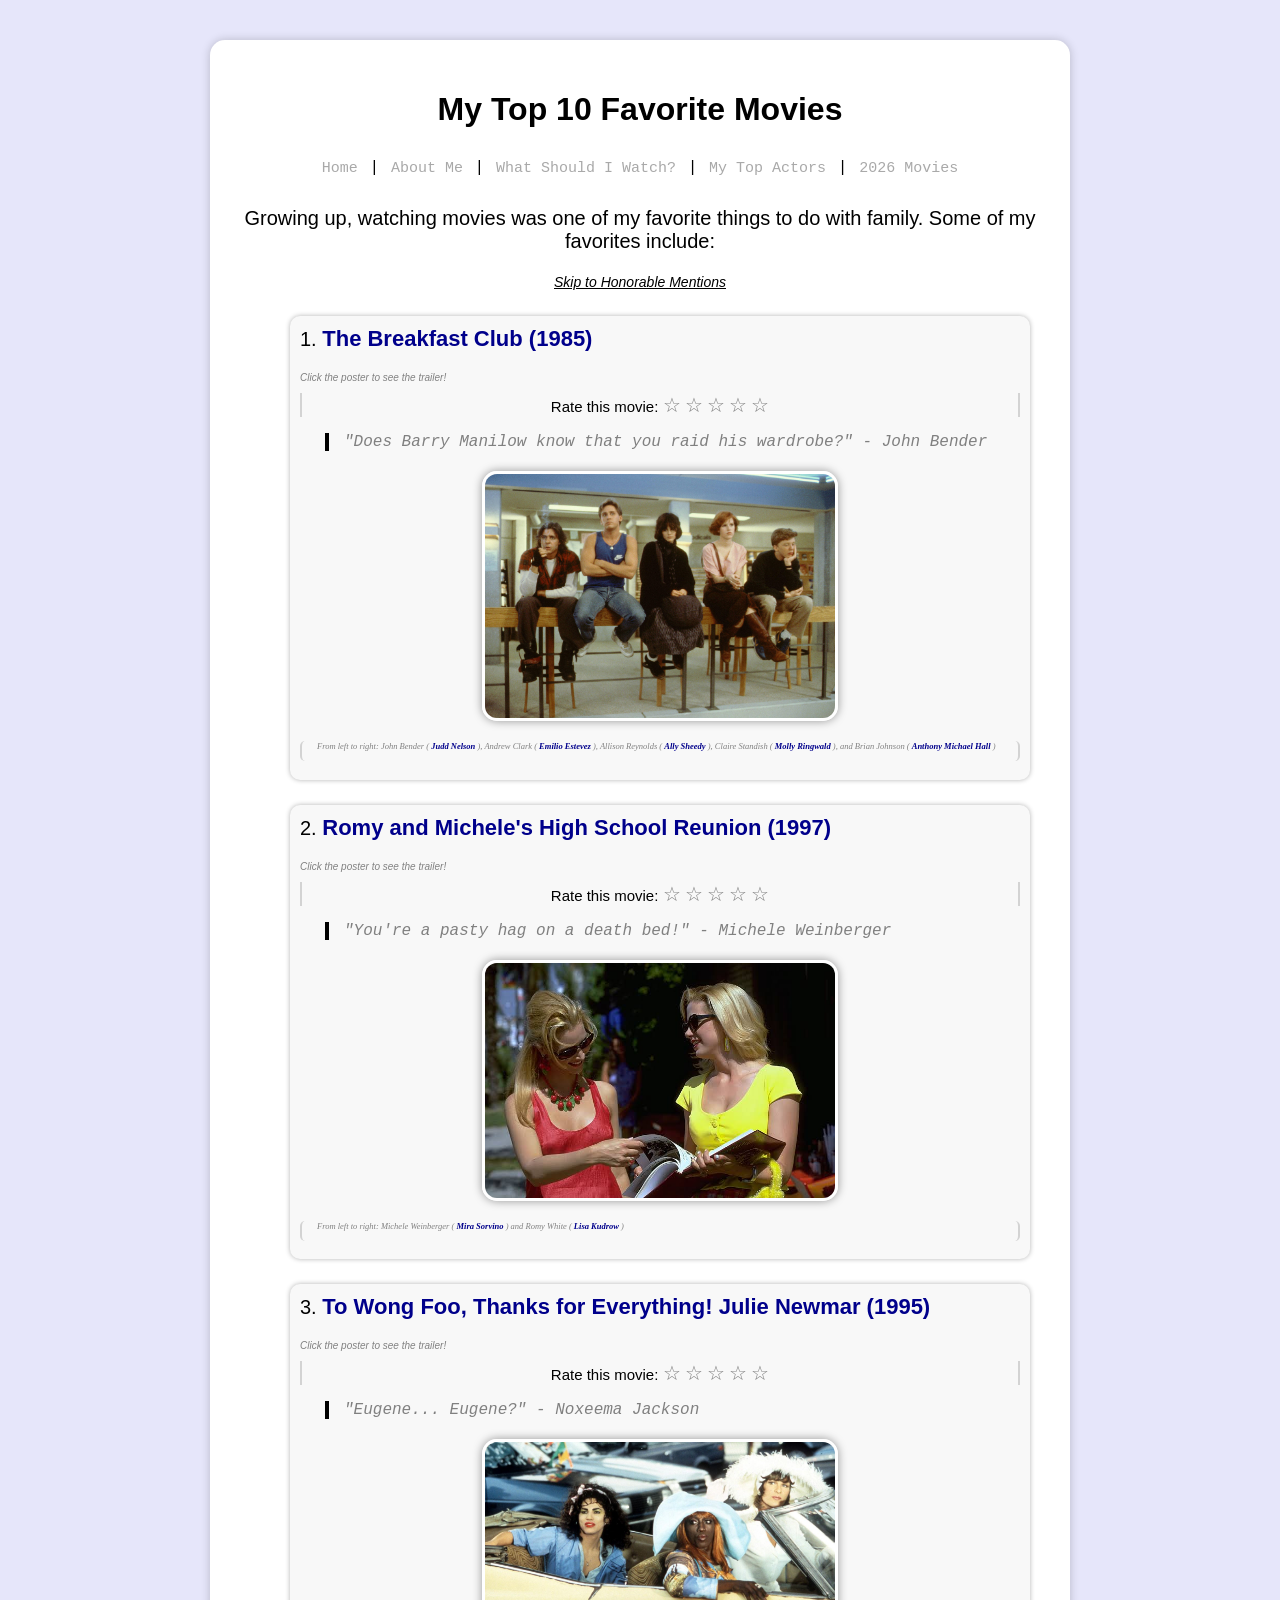
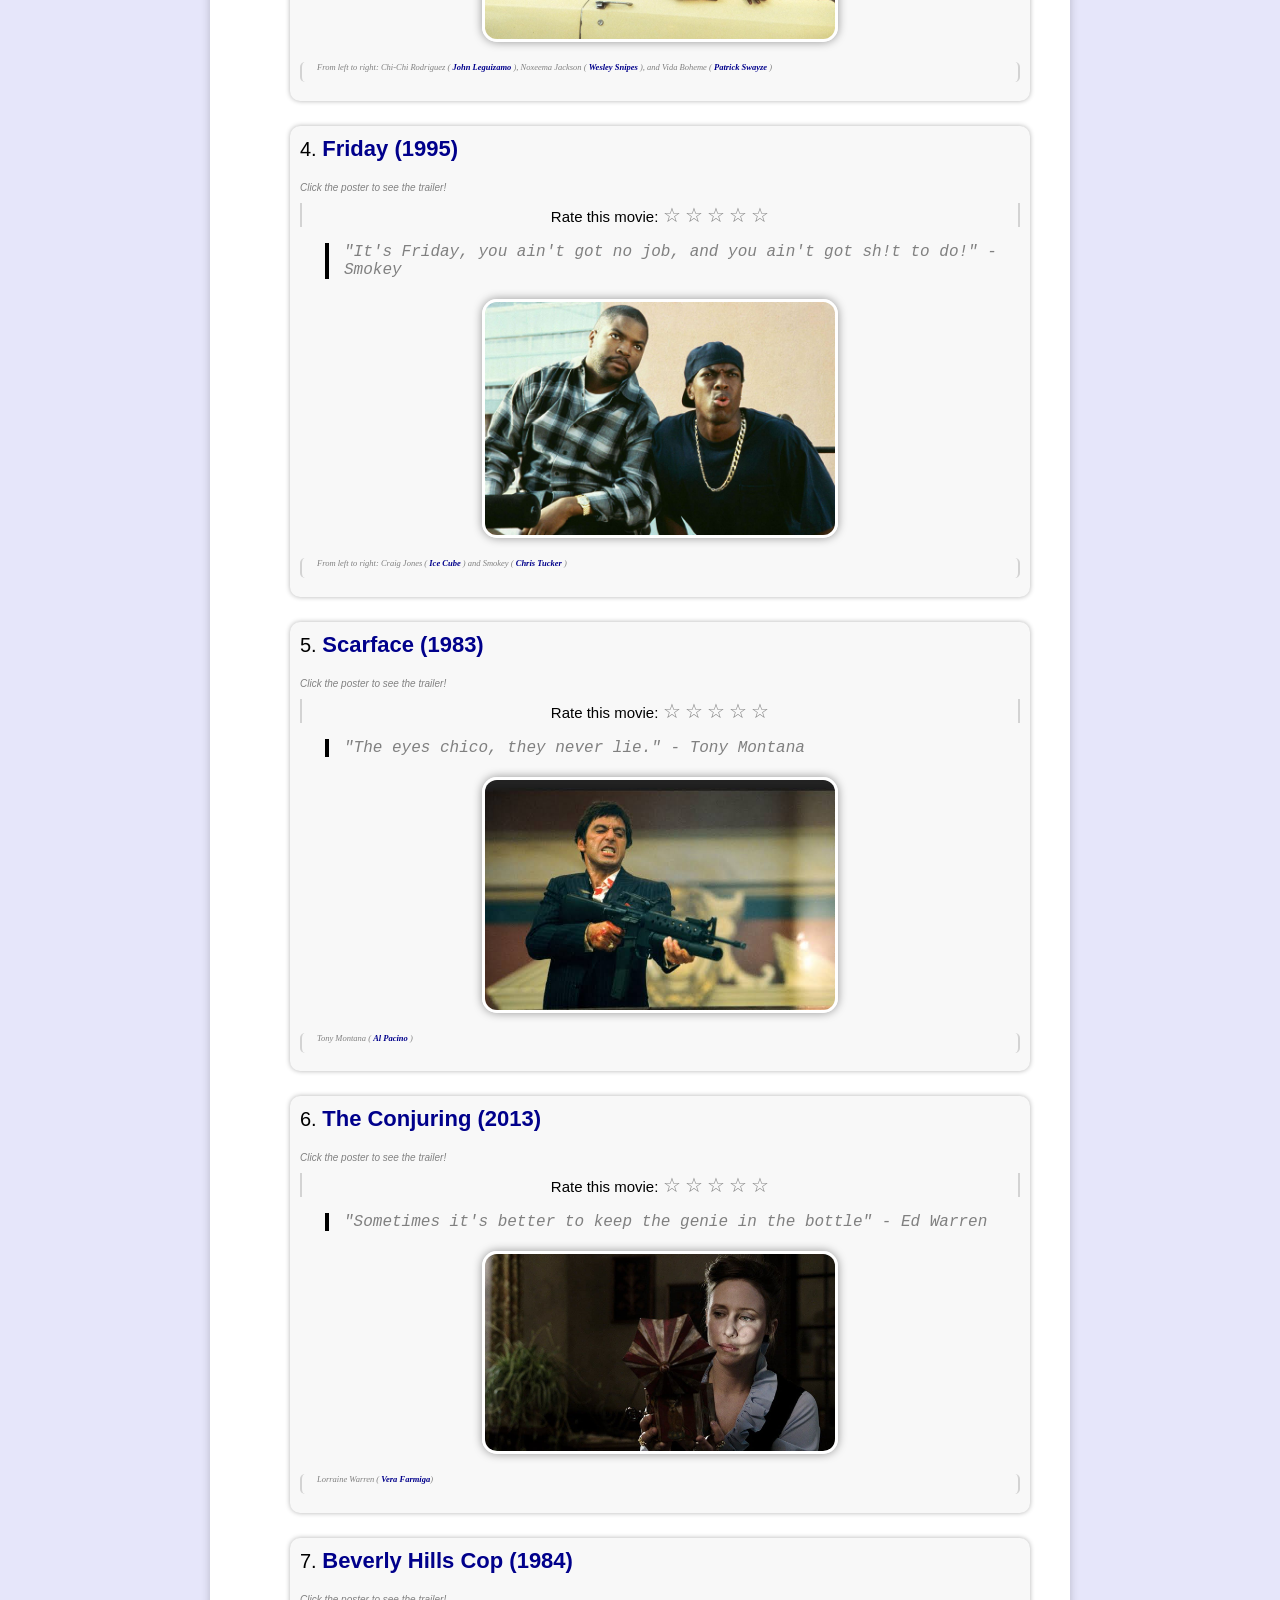
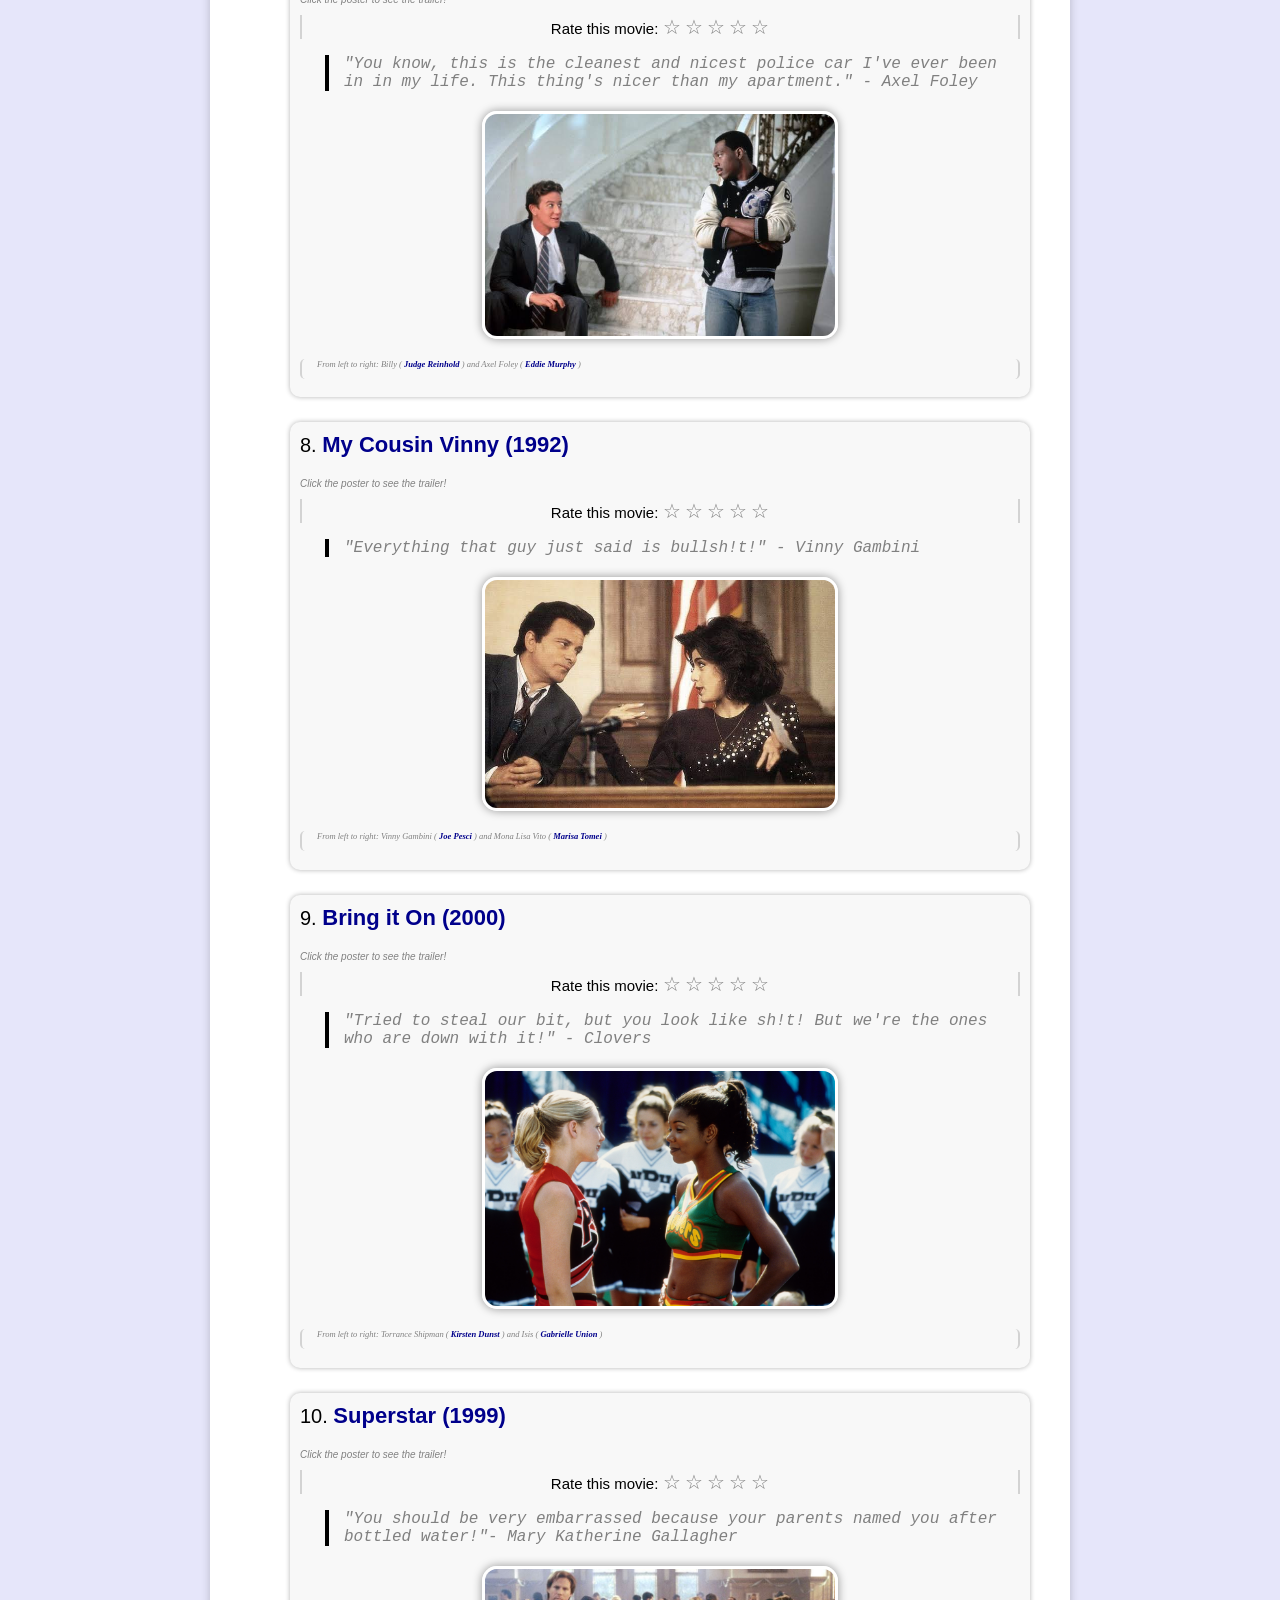
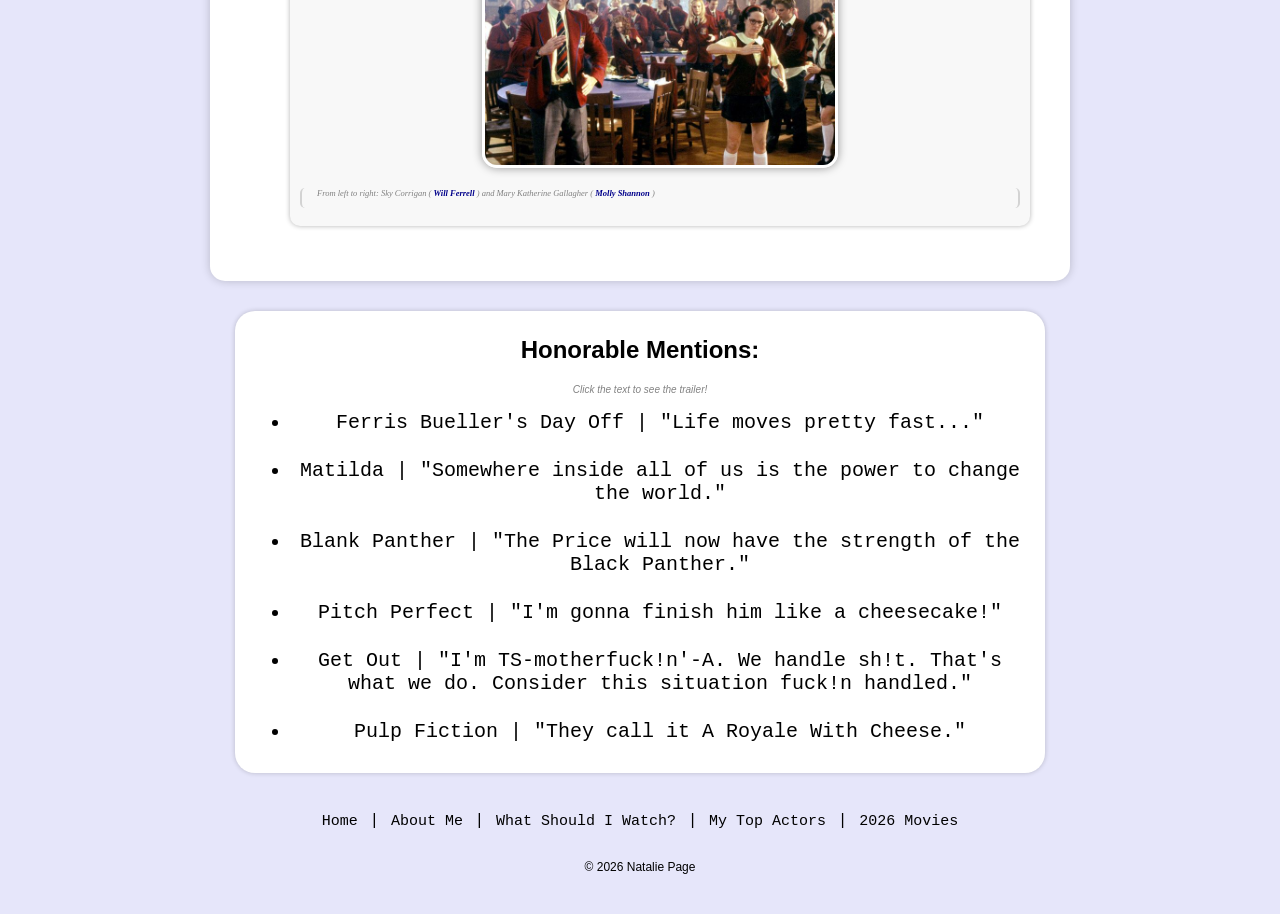
<file: index.html>
<!DOCTYPE html>
<html lang="en">
<head>
    <link rel="stylesheet" href="style.css">
    <link rel ="icon" type ="image/png" href="images/camera.png">
    <meta charset="UTF-8">
    <meta name="viewport" content="width=device-width, initial-scale=1.0">
    <title>My Top 10 Favorite Movies</title>
</head>
<body>
    <main class="container">
        <h1>My Top 10 Favorite Movies</h1>

        <nav class="navbar">
            <a href="index.html">Home</a> |
            <a href="about.html">About Me</a> |
            <a href="whattowatch.html">What Should I Watch?</a> |
            <a href="actors.html">My Top Actors</a> |
            <a href="moviesof2026.html">2026 Movies</a>
        </nav>
        <p class="intro">Growing up, watching movies was one of my favorite things to do with family. Some of my favorites include:</p>
     <div class="skip-container">
        <a class="skip-link" href="#honorable">Skip to Honorable Mentions</a>
    </div>
        <ol>
            <li><a href="https://en.wikipedia.org/wiki/The_Breakfast_Club">
                The Breakfast Club (1985)
            </a>
            <p class="clicktoseetrailer">Click the poster to see the trailer!</p>
        <div class="rating">
            Rate this movie:
            <span class="star" data-value="1">☆</span>
            <span class="star" data-value="2">☆</span>
            <span class="star" data-value="3">☆</span>
            <span class="star" data-value="4">☆</span>
            <span class="star" data-value="5">☆</span>
        </div>

            <p class="quote">"Does Barry Manilow know that you raid his wardrobe?" - John Bender</p>
        <a class="poster-link" href="https://www.youtube.com/watch?v=pfhIcgGpWhs" target="_blank">
            <img class="poster" src="images/breakfastclub.jpg" alt= "Movie poster for The Breakfast Club (1985)">
            </a>
            <p class="backgroundinfo">From left to right: John Bender (
            <a class="actor-link" href="https://www.imdb.com/name/nm0000555/" target="_blank">Judd Nelson</a>
            ),
             Andrew Clark (
            <a class="actor-link" href="https://www.imdb.com/name/nm0000389/" target="_blank">Emilio Estevez</a>
            ), Allison Reynolds (
            <a class="actor-link" href="https://www.imdb.com/name/nm0000639/" target="_blank">Ally Sheedy</a>
            ), Claire Standish (
            <a class="actor-link" href="https://www.imdb.com/name/nm0000208/" target="_blank">Molly Ringwald</a>
            ), and Brian Johnson (
            <a class="actor-link" href="https://www.imdb.com/name/nm0001309/" target="_blank">Anthony Michael Hall</a>
            )</p>
        </li>
            <li><a
href="https://en.wikipedia.org/wiki/Romy_and_Michele%27s_High_School_Reunion">
Romy and Michele's High School Reunion (1997)
</a>
<p class="clicktoseetrailer">Click the poster to see the trailer!</p>
    <div class="rating">
            Rate this movie:
            <span class="star" data-value="1">☆</span>
            <span class="star" data-value="2">☆</span>
            <span class="star" data-value="3">☆</span>
            <span class="star" data-value="4">☆</span>
            <span class="star" data-value="5">☆</span>
        </div>
<p class="quote">"You're a pasty hag on a death bed!" - Michele Weinberger</p>
        <a class="poster-link" href="https://www.youtube.com/watch?v=iYPnUrREbRg" target="_blank">
            <img class="poster" src="images/randm.jpg" alt=" Movie poster for Romy and Michele's High School Reunion (1997)">
        </a>
            <p class="backgroundinfo">From left to right: Michele Weinberger (
            <a class="actor-link" href="https://www.imdb.com/name/nm0000227/" target="_blank">Mira Sorvino</a>
            ) 
            and Romy White (
            <a class="actor-link" href="https://www.imdb.com/name/nm0001435/" target="_blank">Lisa Kudrow</a>
            )</p>
</li>
            <li><a
        href="https://en.wikipedia.org/wiki/To_Wong_Foo,_Thanks_for_Everything!_Julie_Newmar">
        To Wong Foo, Thanks for Everything! Julie Newmar (1995)
    </a>
    <p class="clicktoseetrailer">Click the poster to see the trailer!</p>
        <div class="rating">
            Rate this movie:
            <span class="star" data-value="1">☆</span>
            <span class="star" data-value="2">☆</span>
            <span class="star" data-value="3">☆</span>
            <span class="star" data-value="4">☆</span>
            <span class="star" data-value="5">☆</span>
        </div>

    <p class="quote">"Eugene... Eugene?" - Noxeema Jackson</p>
<a class="poster-link" href="https://www.youtube.com/watch?v=VNxirTDuBAc" target="_blank">
    <img class="poster" src="images/wongfoo.jpg" alt="Movie poster for To Wong Foo, Thanks for Everything! Julie Newmar (1995)">
</a>
    <p class="backgroundinfo">From left to right: Chi-Chi Rodriguez (
        <a class="actor-link" href="https://www.imdb.com/name/nm0000491/" target="_blank">John Leguizamo</a>
        ), 
        Noxeema Jackson (
        <a class="actor-link" href="https://www.imdb.com/name/nm0000648/" target="_blank">Wesley Snipes</a>
        ), 
        and Vida Boheme (
        <a class="actor-link" href="https://www.imdb.com/name/nm0000664/" target="_blank">Patrick Swayze</a>
        )</p>
</li>
            <li><a href="https://en.wikipedia.org/wiki/Friday_(1995_film)">
                Friday (1995)
            </a>
            <p class="clicktoseetrailer">Click the poster to see the trailer!</p>
            <div class="rating">
            Rate this movie:
            <span class="star" data-value="1">☆</span>
            <span class="star" data-value="2">☆</span>
            <span class="star" data-value="3">☆</span>
            <span class="star" data-value="4">☆</span>
            <span class="star" data-value="5">☆</span>
        </div>


            <p class="quote">"It's Friday, you ain't got no job, and you ain't got sh!t to do!" - Smokey</p>
<a class="poster-link" href="https://www.youtube.com/watch?v=umvFBoLOOgo" target="_blank">
            <img class="poster" src="images/friday.jpg" alt="Movie poster for Friday (1995)">
            </a>
            <p class="backgroundinfo"> From left to right: Craig Jones (
            <a class="actor-link" href="https://www.imdb.com/name/nm0001084/" target="_blank">Ice Cube</a>
            ) and Smokey (
            <a class="actor-link" href="https://www.imdb.com/name/nm0000676/" target="_blank"> Chris Tucker</a>
            )</p>
        </li>
            <li><a href="https://en.wikipedia.org/wiki/Scarface_(1983_film)">
                Scarface (1983)
            </a>
            <p class="clicktoseetrailer">Click the poster to see the trailer!</p>
            <div class="rating">
            Rate this movie:
            <span class="star" data-value="1">☆</span>
            <span class="star" data-value="2">☆</span>
            <span class="star" data-value="3">☆</span>
            <span class="star" data-value="4">☆</span>
            <span class="star" data-value="5">☆</span>
        </div>
            <p class="quote">"The eyes chico, they never lie." - Tony Montana</p>
<a class="poster-link" href="https://www.youtube.com/watch?v=7pQQHnqBa2E" target="_blank">
            <img class="poster" src="images/scarface.jpg" alt="Movie poster for Scarface (1983)">
            </a>
            <p class="backgroundinfo">Tony Montana (
            <a class="actor-link" href="https://www.imdb.com/name/nm0000199/" target="_blank">Al Pacino</a>
            )</p>
</li>
            <li><a href="https://en.wikipedia.org/wiki/The_Conjuring">
                The Conjuring (2013)
            </a>
            <p class="clicktoseetrailer">Click the poster to see the trailer!</p>
            <div class="rating">
            Rate this movie:
            <span class="star" data-value="1">☆</span>
            <span class="star" data-value="2">☆</span>
            <span class="star" data-value="3">☆</span>
            <span class="star" data-value="4">☆</span>
            <span class="star" data-value="5">☆</span>
        </div>

            <p class="quote">"Sometimes it's better to keep the genie in the bottle" - Ed Warren</p>
<a class="poster-link" href="https://www.youtube.com/watch?v=ejMMn0t58Lc" target="_blank">
            <img class="poster" src="images/conjuring.jpg" alt="Moive poster for The Conjuring (2013)">
            </a>
            <p class="backgroundinfo">Lorraine Warren (
            <a class="actor-link" href="https://www.imdb.com/name/nm0267812/" target="_blank">Vera Farmiga</a>)
        </p>
        </li>
        <li><a href="https://en.wikipedia.org/wiki/Beverly_Hills_Cop">
            Beverly Hills Cop (1984)
        </a>
        <p class="clicktoseetrailer">Click the poster to see the trailer!</p>
        <div class="rating">
            Rate this movie:
            <span class="star" data-value="1">☆</span>
            <span class="star" data-value="2">☆</span>
            <span class="star" data-value="3">☆</span>
            <span class="star" data-value="4">☆</span>
            <span class="star" data-value="5">☆</span>
        </div>
        <p class="quote">"You know, this is the cleanest and nicest police car I've ever been in in my life. This thing's nicer than my apartment." - Axel Foley</p>
<a class="poster-link" href="https://www.youtube.com/watch?v=oc3sPICXZLs" target="_blank">
        <img class="poster" src="images/beverlyhillscop.jpg" alt="Movie poster for Beverly Hills Cop (1984)">
        </a>
        <p class="backgroundinfo">From left to right: Billy (
        <a class="actor-link" href="https://www.imdb.com/name/nm0001662/" target="_blank">Judge Reinhold</a>
        ) and Axel Foley (
        <a class="actor-link" href="https://www.imdb.com/name/nm0000552/" target="_blank">Eddie Murphy</a>
        )</p>
        </li>
        <li><a href="https://en.wikipedia.org/wiki/My_Cousin_Vinny">
            My Cousin Vinny (1992)
        </a>
        <p class="clicktoseetrailer">Click the poster to see the trailer!</p>
        <div class="rating">
            Rate this movie:
            <span class="star" data-value="1">☆</span>
            <span class="star" data-value="2">☆</span>
            <span class="star" data-value="3">☆</span>
            <span class="star" data-value="4">☆</span>
            <span class="star" data-value="5">☆</span>
        </div>
        <p class="quote">"Everything that guy just said is bullsh!t!" - Vinny Gambini</p>
        <a class="poster-link" href="https://www.youtube.com/watch?v=hITJLnyH9Fc" target="_blank">
        <img class="poster" src="images/mycousinvinny.jpg" alt="Movie poster for My Cousin Vinny (1992)">
        </a>
        <p class="backgroundinfo">From left to right: Vinny Gambini (
        <a class="actor-link" href="https://www.imdb.com/name/nm0000582/" target="_blank">Joe Pesci</a>
        ) and Mona Lisa Vito (
        <a class="actor-link" href="https://www.imdb.com/name/nm0000673/" target="_blank">Marisa Tomei</a>
        )</p>
        </li>
        <li><a href="https://en.wikipedia.org/wiki/Bring_It_On_(film)">
            Bring it On (2000)
        </a>
        <P class="clicktoseetrailer">Click the poster to see the trailer!</p>
            <div class="rating">
            Rate this movie:
            <span class="star" data-value="1">☆</span>
            <span class="star" data-value="2">☆</span>
            <span class="star" data-value="3">☆</span>
            <span class="star" data-value="4">☆</span>
            <span class="star" data-value="5">☆</span>
        </div>

        <p class="quote">"Tried to steal our bit, but you look like sh!t! But we're the ones who are down with it!" - Clovers</p>
        <a class="poster-link" href="https://www.youtube.com/watch?v=Pg0UYb8U2Dg" target="_blank">
        <img class="poster" src="images/bringiton.jpg" alt="Movie poster for Bring It On (2000)">
        </a>
        <p class="backgroundinfo">From left to right: Torrance Shipman (
        <a class="actor-link" href="https://www.imdb.com/name/nm0000379/" target="_blank">Kirsten Dunst</a>
        ) and Isis (
        <a class="actor-link" href="https://www.imdb.com/name/nm0005517/" target="_blank">Gabrielle Union</a>
        )</p>
        </li>
        <li><a href="https://en.wikipedia.org/wiki/Superstar_(1999_film)">
            Superstar (1999)
        </a>
        <p class="clicktoseetrailer">Click the poster to see the trailer!</p>
        <div class="rating">
            Rate this movie:
            <span class="star" data-value="1">☆</span>
            <span class="star" data-value="2">☆</span>
            <span class="star" data-value="3">☆</span>
            <span class="star" data-value="4">☆</span>
            <span class="star" data-value="5">☆</span>
        </div>

            <p class="quote">"You should be very embarrassed because your parents named you after bottled water!"- Mary Katherine Gallagher</p>
            <a class="poster-link" href="https://www.youtube.com/watch?v=lW85KbKYwYs" target="_blank">
            <img class="poster" src="images/superstar.jpg" alt="Movie poster for Superstar (1999)">
            </a>
            <p class="backgroundinfo">From left to right: Sky Corrigan (
            <a class="actor-link" href="https://www.imdb.com/name/nm0002071/" target="_blank">Will Ferrell</a>
            )
            and Mary Katherine Gallagher (
            <a class="actor-link" href="https://www.imdb.com/name/nm0788340/" target="_blank">Molly Shannon</a>
            )
        </li>
        </ol>
    </main>
    <div class="honorableMentions">
  <h2 id="honorable">Honorable Mentions:</h2>
  <p class="clicktoseetrailer">Click the text to see the trailer!</p>
  <ul>
    <li>
    <a href="https://www.youtube.com/watch?v=0ZDbKhkLxTs" target="_blank">Ferris Bueller's Day Off | "Life moves pretty fast..."</a>
</li>
    <li>
    <a href="https://www.youtube.com/watch?v=1UigDLytK5A" target="_blank"> Matilda | "Somewhere inside all of us is the power to change the world."</a>
</li>
    <li>
    <a href="https://www.youtube.com/watch?v=xjDjIWPwcPU" target="_blank"> Blank Panther | "The Price will now have the strength of the Black Panther."</li>
    <li>
    <a href="https://www.youtube.com/watch?v=8dItOM6eYXY" target="_blank">Pitch Perfect | "I'm gonna finish him like a cheesecake!"</a>
</li>
    <li>
    <a href="https://www.youtube.com/watch?v=DzfpyUB60YY" target="_blank">Get Out | "I'm TS-motherfuck!n'-A. We handle sh!t. That's what we do. Consider this situation fuck!n handled."
    </a>
    </li>
    <li>
    <a href="https://www.youtube.com/watch?v=s7EdQ4FqbhY" target="_blank">Pulp Fiction | "They call it A Royale With Cheese."
    </a>
    </li>
  </ul>
</div>
    <nav class="bottom-nav">
    <a href="index.html">Home</a> |
            <a href="about.html">About Me</a> |
            <a href="whattowatch.html">What Should I Watch?</a> |
            <a href="actors.html">My Top Actors</a> |
            <a href="moviesof2026.html">2026 Movies</a>
</nav>
    <footer>&copy; 2026 Natalie Page</footer>
    <script src="script.js"></script>
</body>
</html>
</file>
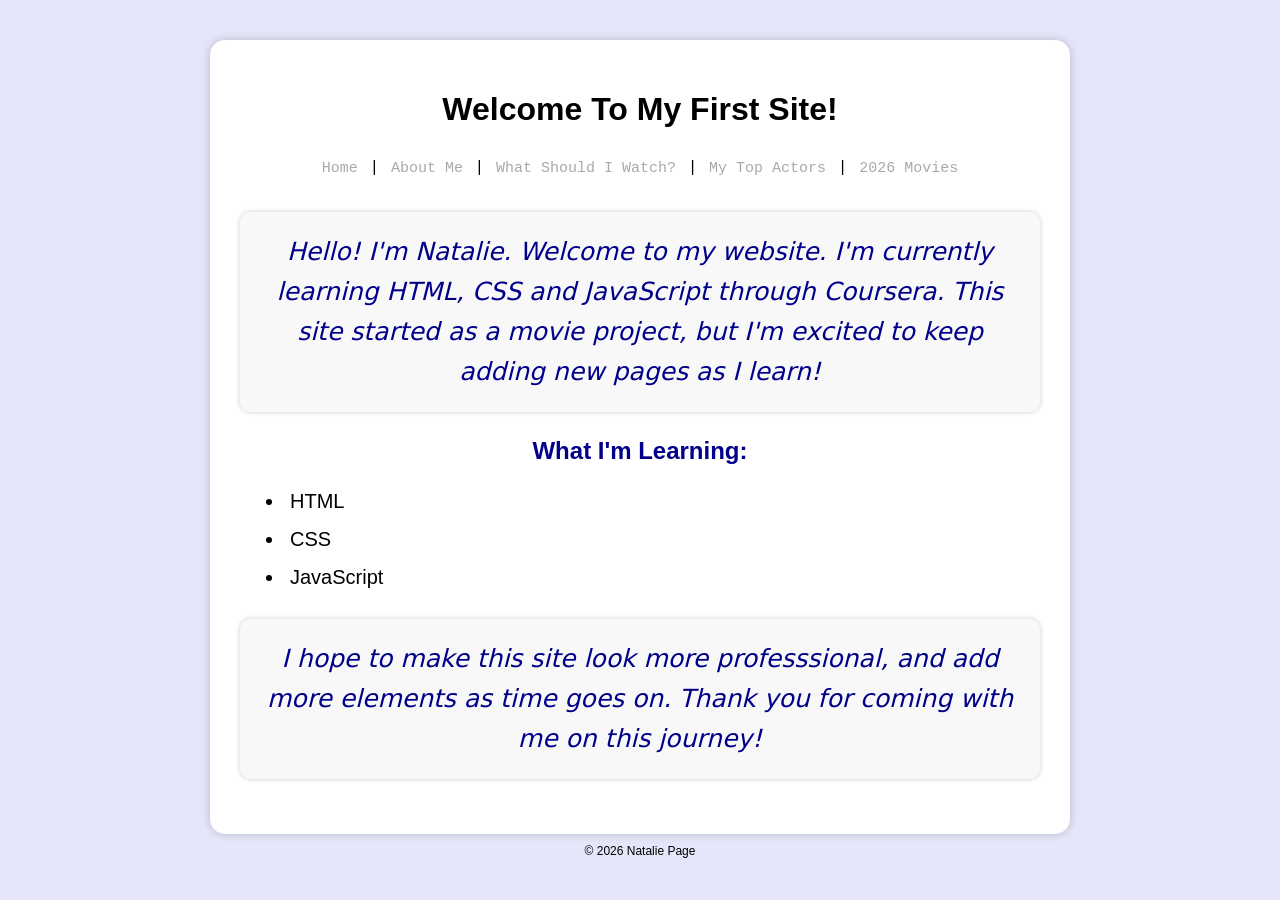
<file: about.html>
<!DOCTYPE html>
<html lang="en">
<head>
    <meta charset="UTF-8">
    <meta name="viewport" content="width=device-width, initial-scale=1.0">
    <link rel="stylesheet" href="style.css">
    <link rel="icon" type="image/png" href="images/camera.png">
    <title>About Me</title>
</head>
<body>
     <main class="container">
    <h1>Welcome To My First Site!</h1>
  
    <nav class="navbar">
            <a href="index.html">Home</a> |
            <a href="about.html">About Me</a> |
            <a href="whattowatch.html">What Should I Watch?</a> |
            <a href="actors.html">My Top Actors</a> |
            <a href="moviesof2026.html">2026 Movies</a>
    </nav>

    <p class="abttext">
         Hello! I'm Natalie. Welcome to my website. I'm currently learning HTML, CSS and JavaScript through Coursera. This site started as a movie project, but I'm excited to keep adding new pages as I learn!</p>
     
<h2>What I'm Learning:</h2>
    <ul class="learning-list li">
        <li>HTML</li>
        <li>CSS</li>
        <li>JavaScript</li>
    </ul>
    <p class="extraInfo"> I hope to make this site look more professsional, and add more elements as time goes on. Thank you for coming with me on this journey!</2>
        </main>
<footer>&copy; 2026 Natalie Page</footer>
</body>
<html>
</file>
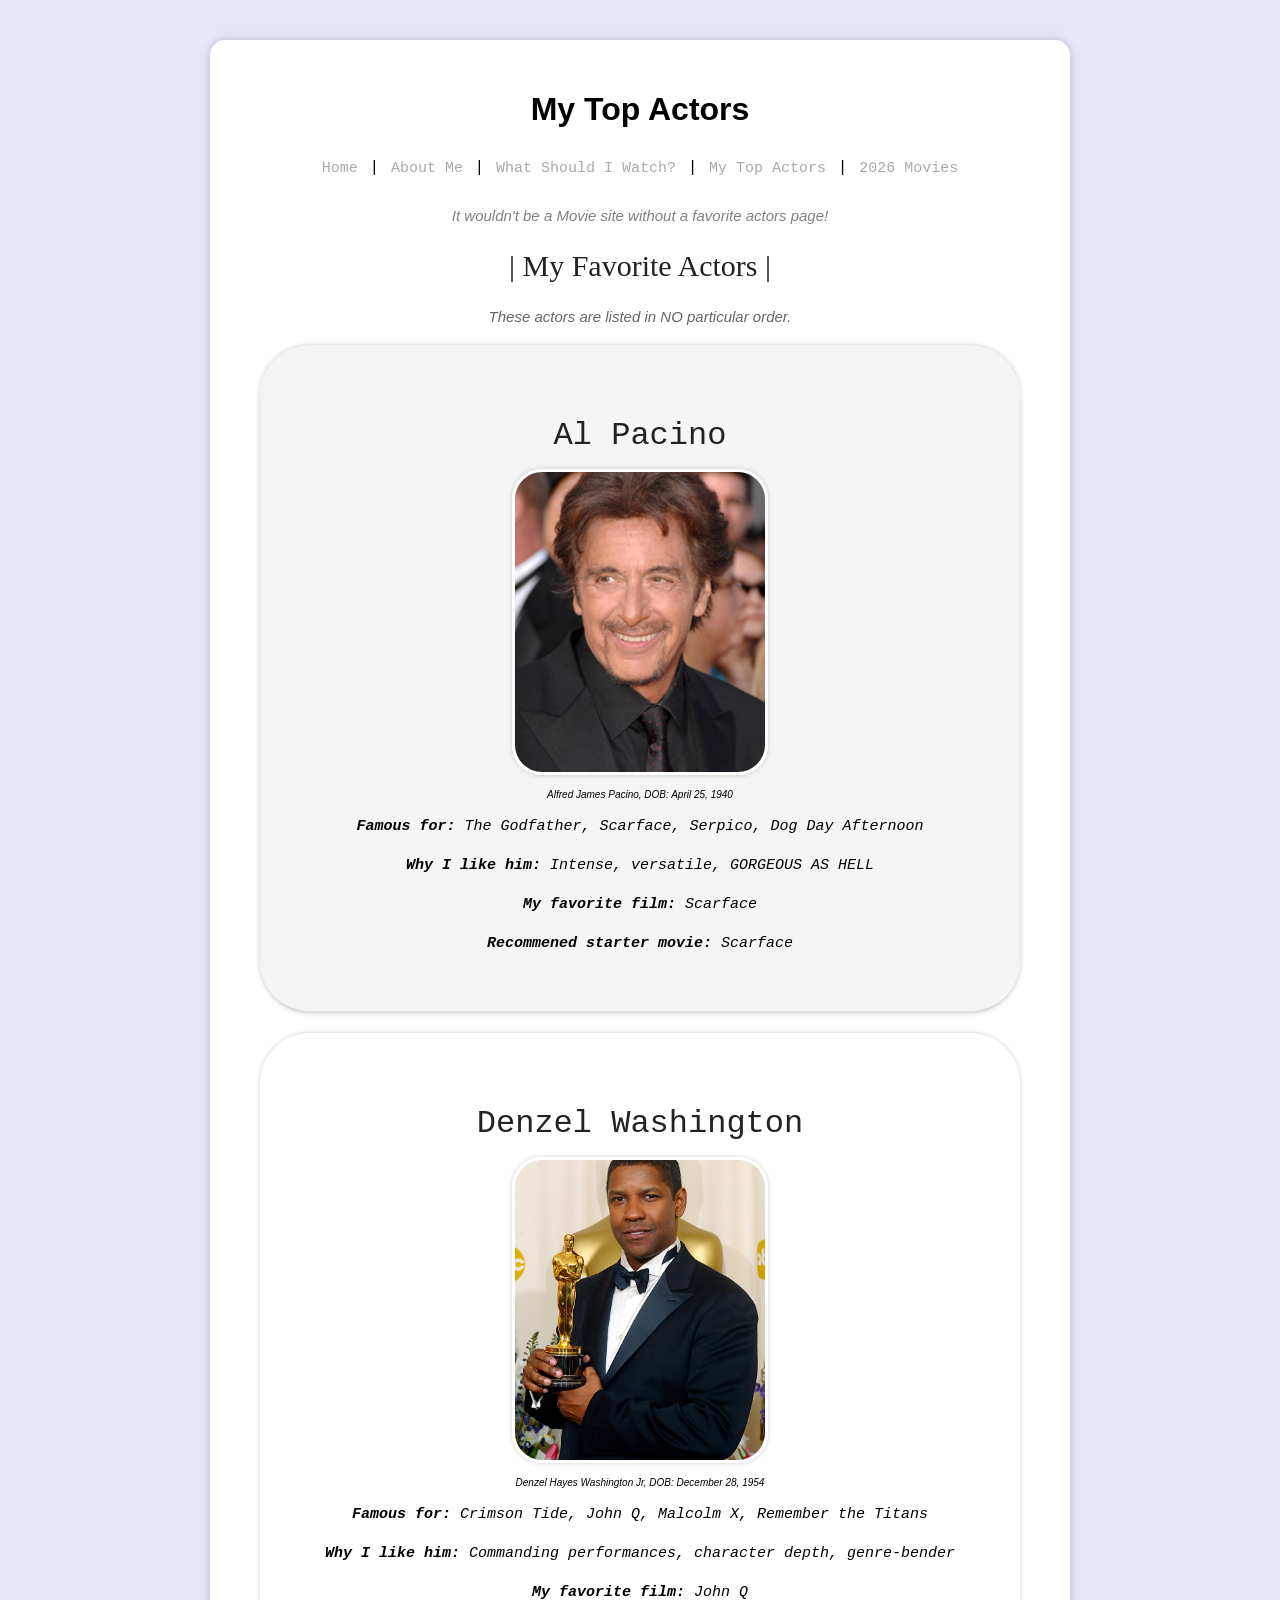
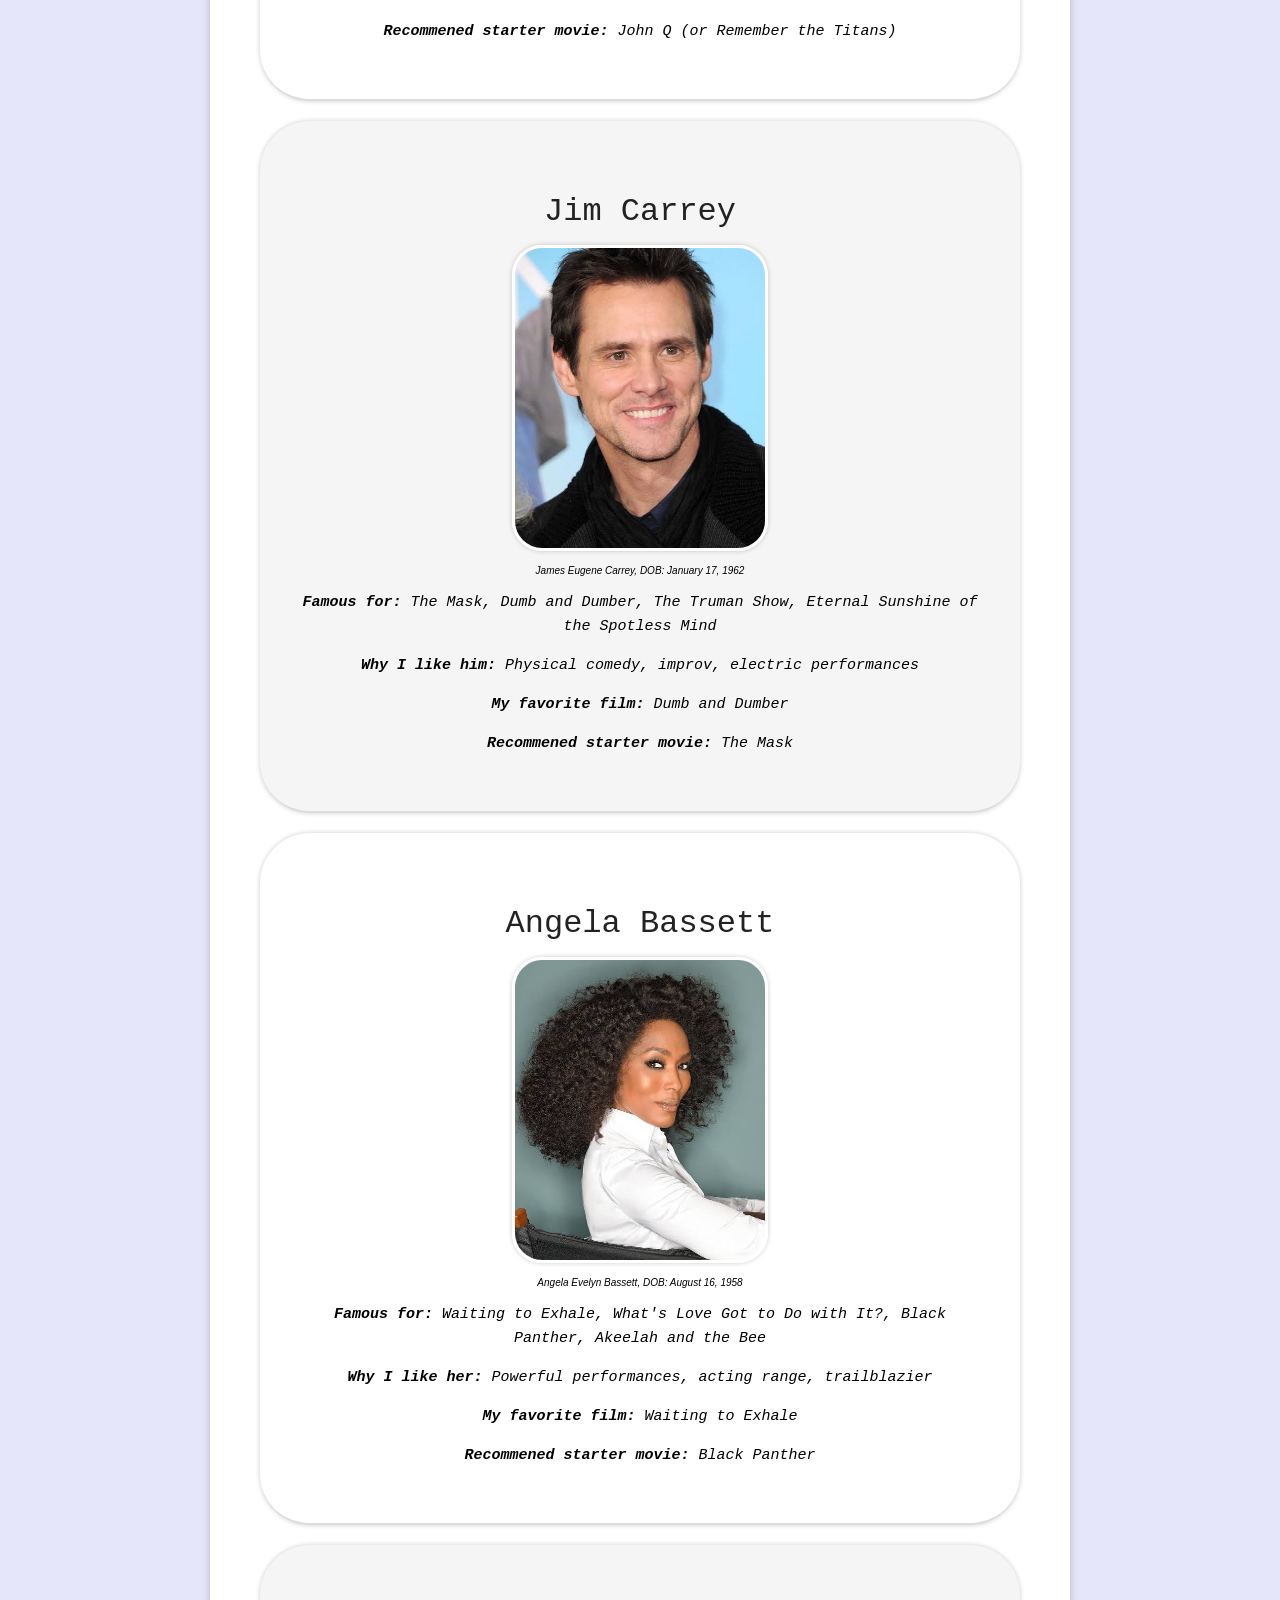
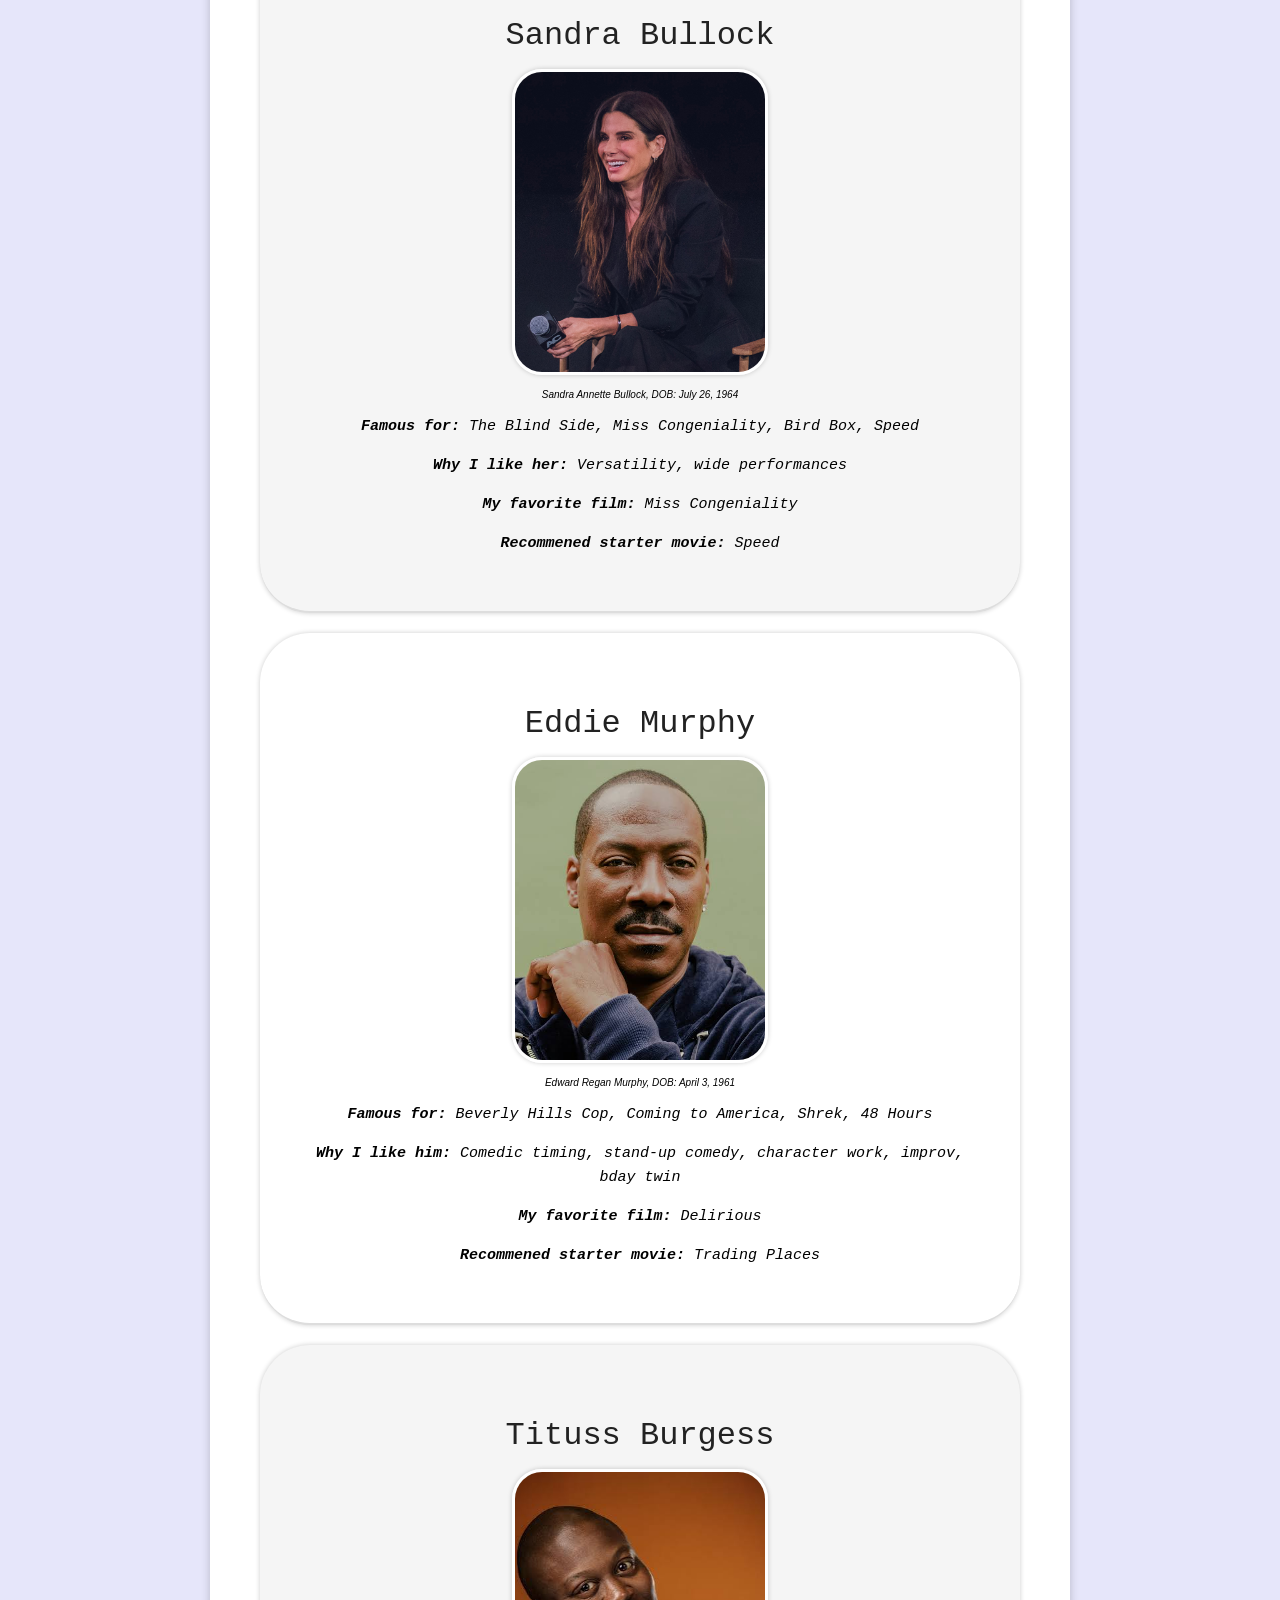
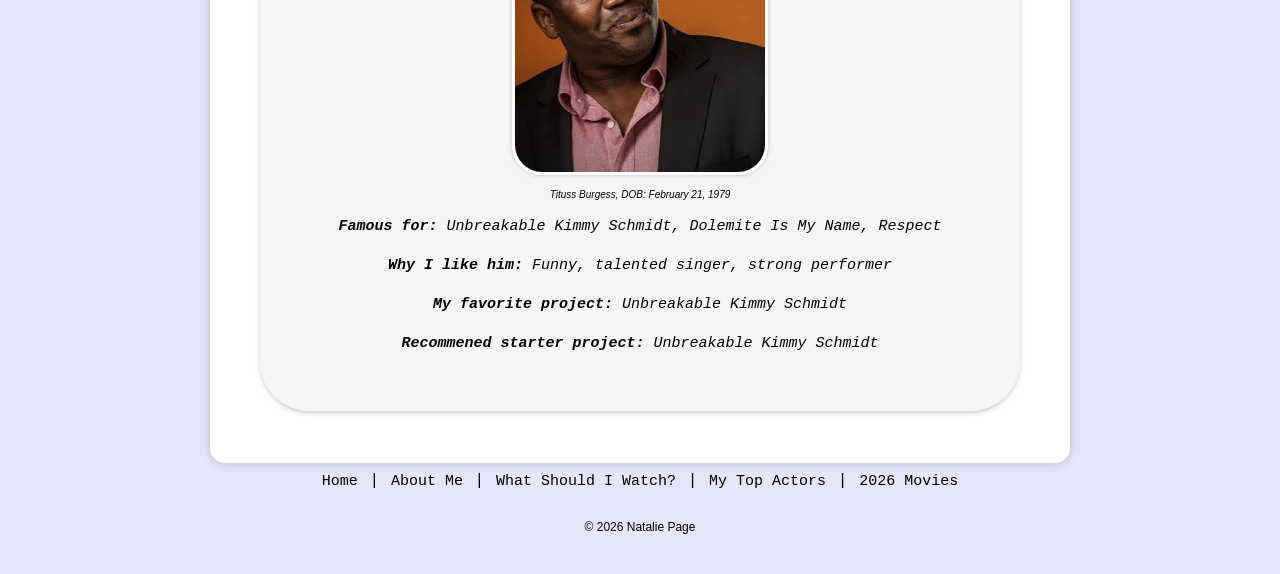
<file: actors.html>
<!DOCTYPE html>
<html lang="en">
<head>
    <meta charset="UTF-8">
    <meta name="viewport" content="width=device-width, initial-scale=1.0">
    <link rel="stylesheet" href="style.css">
    <link rel="icon" type="image/png" href="images/camera.png">
 <title>My Top Actors</title>
 </head>
<body>
     <main class="container">
    <h1>My Top Actors</h1>
  
    <nav class="navbar">
            <a href="index.html">Home</a> |
            <a href="about.html">About Me</a> |
            <a href="whattowatch.html">What Should I Watch?</a> |
            <a href="actors.html">My Top Actors</a> |
            <a href="moviesof2026.html">2026 Movies</a>
    </nav>
    <p class="actorspage-text">It wouldn't be a Movie site without a favorite actors page!</p>
<section class="actors">
    <h2 class="myfavactors"> | My Favorite Actors |</h2>
    <p class="intro-text">These actors are listed in NO particular order.</p>
<div class="actor-card">
    <h3 class="actor-name">Al Pacino</h3>
    <img class="actor-image" src="images/alpacino.jpg" alt="Photo of Al Pacino">
    <p class="actorbackground">Alfred James Pacino, DOB: April 25, 1940</p>
    <p class="actor-info"><strong>Famous for:</strong> The Godfather, Scarface, Serpico, Dog Day Afternoon</p>
    <p class="actor-info"><strong>Why I like him:</strong> Intense, versatile, GORGEOUS AS HELL</p>
    <p class="actor-info"><strong>My favorite film:</strong> Scarface</p>
    <p class="actor-info"><strong>Recommened starter movie:</strong> Scarface</p>
</div>

<div class="actor-card">
    <h3 class="actor-name">Denzel Washington</h3>
    <img class="actor-image" src="images/denzel.jpg" alt="Photo of Denzel Washington">
     <p class="actorbackground">Denzel Hayes Washington Jr, DOB: December 28, 1954</p>
    <p class="actor-info"><strong>Famous for:</strong> Crimson Tide, John Q, Malcolm X, Remember the Titans</p>
    <p class="actor-info"><strong>Why I like him:</strong> Commanding performances, character depth, genre-bender</p>
    <p class="actor-info"><strong>My favorite film:</strong> John Q</p>
    <p class="actor-info"><strong>Recommened starter movie:</strong> John Q (or Remember the Titans)</p>
</div>

<div class="actor-card">
    <h3 class="actor-name">Jim Carrey</h3>
    <img class="actor-image" src="images/jimcarrey.jpg" alt="Photo of Jim Carrey">
     <p class="actorbackground">James Eugene Carrey, DOB: January 17, 1962</p>
    <p class="actor-info"><strong>Famous for:</strong> The Mask, Dumb and Dumber, The Truman Show, Eternal Sunshine of the Spotless Mind</p>
    <p class="actor-info"><strong>Why I like him:</strong> Physical comedy, improv, electric performances</p>
    <p class="actor-info"><strong>My favorite film:</strong> Dumb and Dumber</p>
    <p class="actor-info"><strong>Recommened starter movie:</strong> The Mask</p>
</div>

<div class="actor-card">
    <h3 class="actor-name">Angela Bassett</h3>
    <img class="actor-image" src="images/anglabassett.jpg" alt="Photo of Angela Bassett">
     <p class="actorbackground">Angela Evelyn Bassett, DOB: August 16, 1958</p>
    <p class="actor-info"><strong>Famous for:</strong> Waiting to Exhale, What's Love Got to Do with It?, Black Panther, Akeelah and the Bee</p>
    <p class="actor-info"><strong>Why I like her:</strong> Powerful performances, acting range, trailblazier</p>
    <p class="actor-info"><strong>My favorite film:</strong> Waiting to Exhale</p>
    <p class="actor-info"><strong>Recommened starter movie:</strong> Black Panther</p>
</div>

<div class="actor-card">
    <h3 class="actor-name">Sandra Bullock</h3>
    <img class="actor-image" src="images/sandrabullock.jpg" alt="Photo of Sandra Bullock">
     <p class="actorbackground">Sandra Annette Bullock, DOB: July 26, 1964</p>
    <p class="actor-info"><strong>Famous for:</strong> The Blind Side, Miss Congeniality, Bird Box, Speed</p>
    <p class="actor-info"><strong>Why I like her:</strong> Versatility, wide performances</p>
    <p class="actor-info"><strong>My favorite film:</strong> Miss Congeniality</p>
    <p class="actor-info"><strong>Recommened starter movie:</strong> Speed</p>
</div>

<div class="actor-card">
    <h3 class="actor-name">Eddie Murphy</h3>
    <img class="actor-image" src="images/eddiemurphy.jpg" alt="Photo of Eddie Murphy">
     <p class="actorbackground">Edward Regan Murphy, DOB: April 3, 1961</p>
    <p class="actor-info"><strong>Famous for:</strong> Beverly Hills Cop, Coming to America, Shrek, 48 Hours </p>
    <p class="actor-info"><strong>Why I like him:</strong> Comedic timing, stand-up comedy, character work, improv, bday twin</p>
    <p class="actor-info"><strong>My favorite film:</strong> Delirious</p>
    <p class="actor-info"><strong>Recommened starter movie:</strong> Trading Places</p>
</div>

<div class="actor-card">
    <h3 class="actor-name">Tituss Burgess</h3>
    <img class="actor-image" src="images/titussburgess.jpg" alt="Photo of Tituss Burgess">
     <p class="actorbackground">Tituss Burgess, DOB: February 21, 1979</p>
    <p class="actor-info"><strong>Famous for:</strong> Unbreakable Kimmy Schmidt, Dolemite Is My Name, Respect </p>
    <p class="actor-info"><strong>Why I like him:</strong> Funny, talented singer, strong performer</p>
    <p class="actor-info"><strong>My favorite project:</strong> Unbreakable Kimmy Schmidt</p>
    <p class="actor-info"><strong>Recommened starter project:</strong> Unbreakable Kimmy Schmidt</p>
</div>
</section>
</main> 
<nav class="bottom-nav">
    <a href="index.html">Home</a> |
            <a href="about.html">About Me</a> |
            <a href="whattowatch.html">What Should I Watch?</a> |
            <a href="actors.html">My Top Actors</a> |
            <a href="moviesof2026.html">2026 Movies</a>
</nav>
    <footer>&copy; 2026 Natalie Page</footer>
    <script src="script.js"></script>
</body>
</html>
</file>
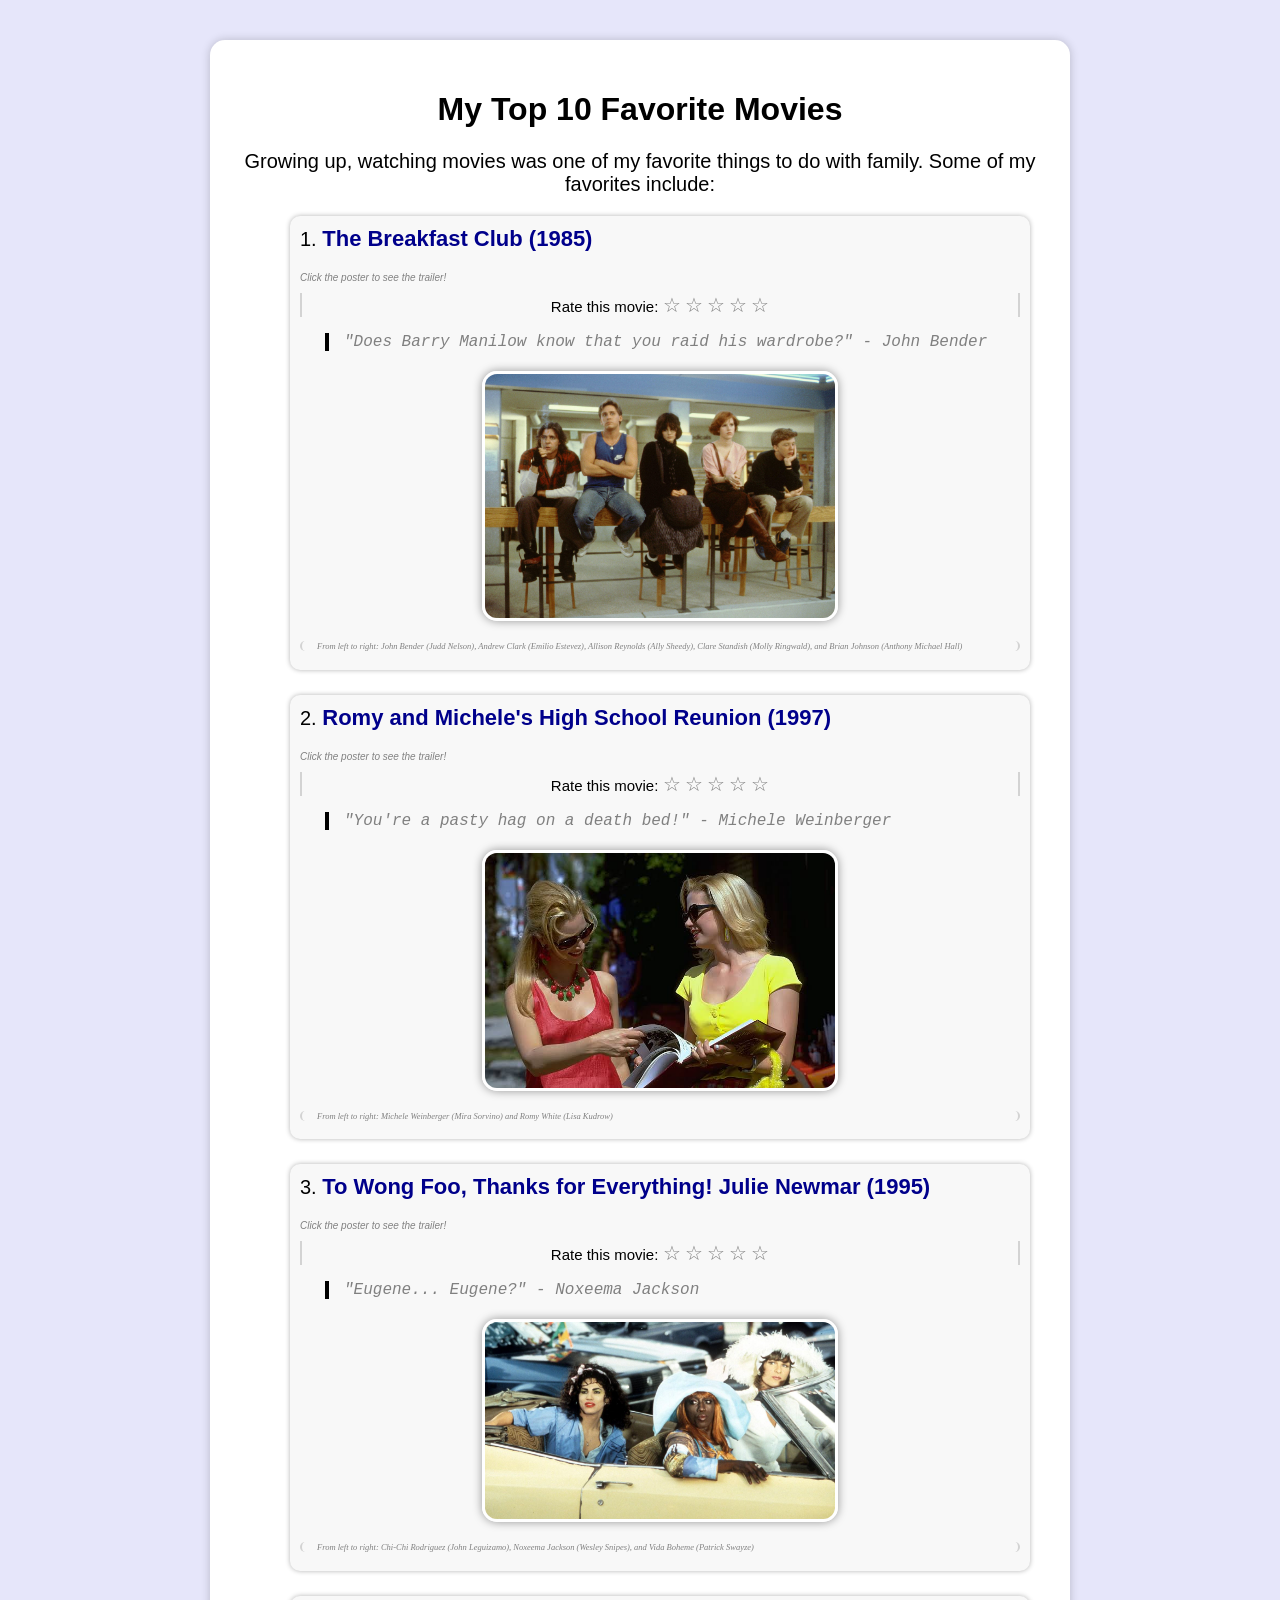
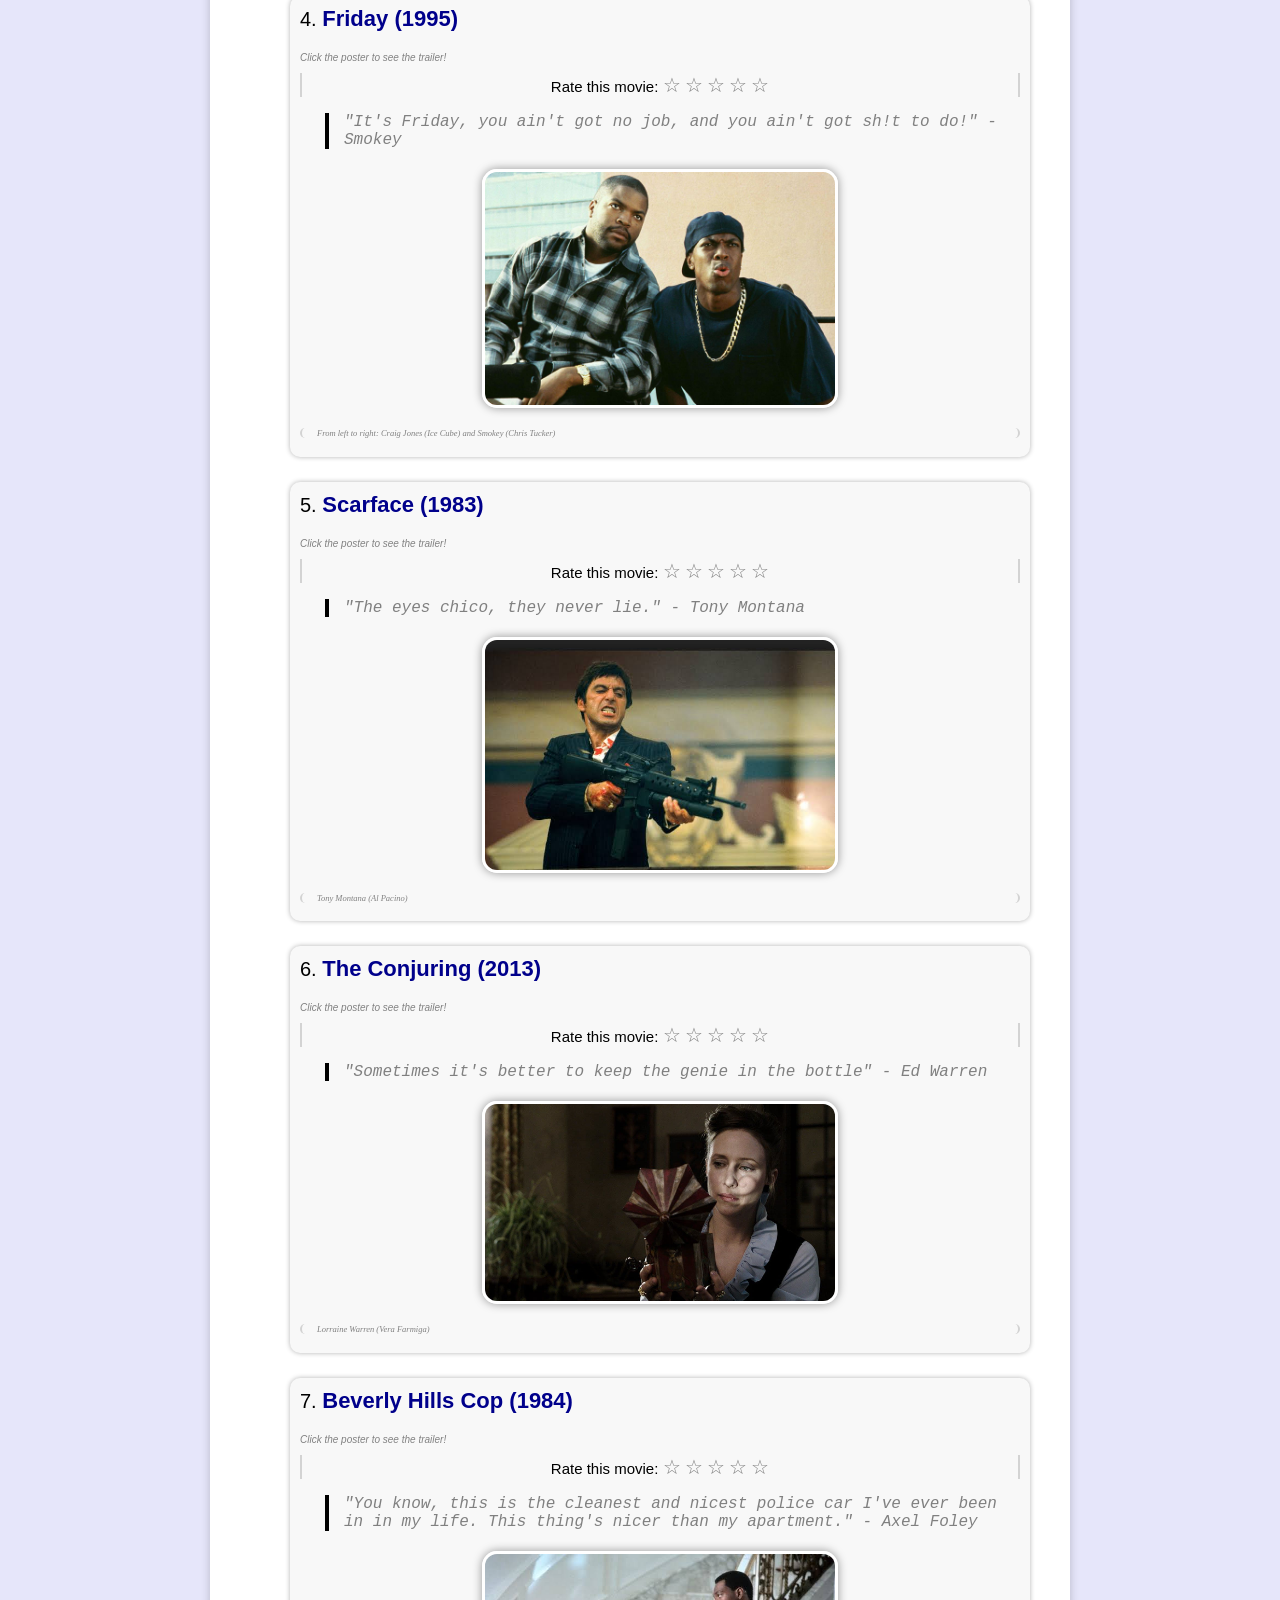
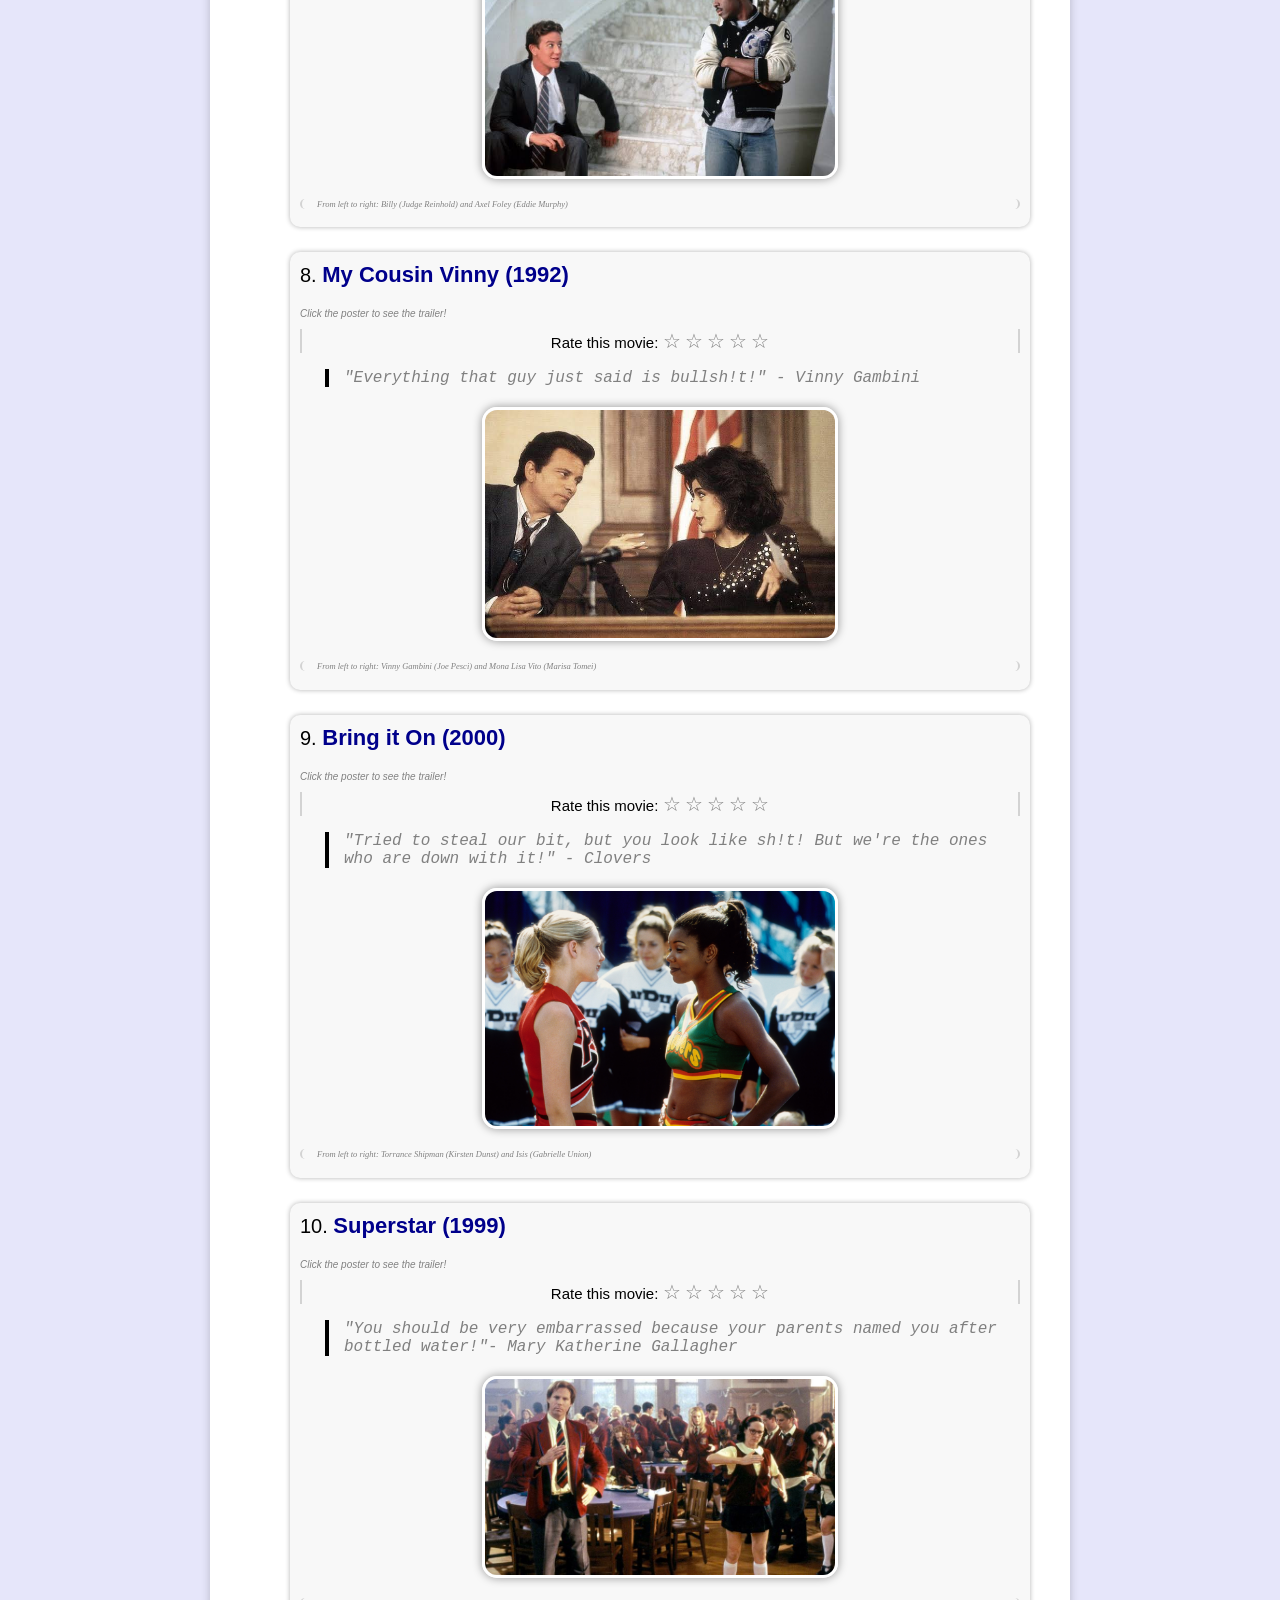
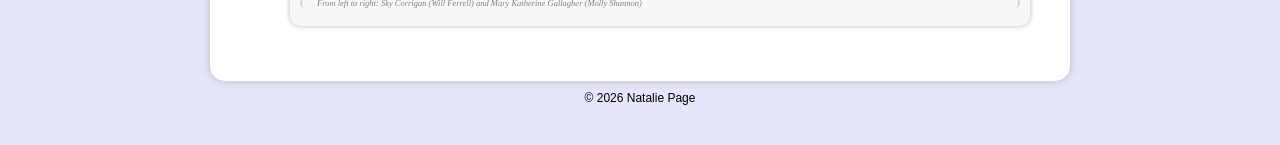
<file: impissedoff.html>
<!DOCTYPE html>
<html lang="en">
<head>
    <link rel="stylesheet" href="style.css">
    <meta charset="UTF-8">
    <meta name="viewport" content="width=device-width, initial-scale=1.0">
    <title>My Top 10 Favorite Movies</title>
</head>
<body>
    <main class="container">
        <h1>My Top 10 Favorite Movies</h1>
        <p class="intro">Growing up, watching movies was one of my favorite things to do with family. Some of my favorites include:</p>
        <ol>
            <li><a href="https://en.wikipedia.org/wiki/The_Breakfast_Club">
                The Breakfast Club (1985)
            </a>
            <p class="clicktoseetrailer">Click the poster to see the trailer!</p>
        <div class="rating">
            Rate this movie:
            <span class="star" data-value="1">☆</span>
            <span class="star" data-value="2">☆</span>
            <span class="star" data-value="3">☆</span>
            <span class="star" data-value="4">☆</span>
            <span class="star" data-value="5">☆</span>
        </div>

            <p class="quote">"Does Barry Manilow know that you raid his wardrobe?" - John Bender</p>
        <a class="poster-link" href="https://www.youtube.com/watch?v=pfhIcgGpWhs" target="_blank">
            <img class="poster" src="images/breakfastclub.jpg" alt="The Breakfast Club movie poster">
            </a>
            <p class="backgroundinfo">From left to right: John Bender (Judd Nelson), Andrew Clark (Emilio Estevez), Allison Reynolds (Ally Sheedy), Clare Standish (Molly Ringwald), and Brian Johnson (Anthony Michael Hall)</p>
        </li>
            <li><a
href="https://en.wikipedia.org/wiki/Romy_and_Michele%27s_High_School_Reunion">
Romy and Michele's High School Reunion (1997)
</a>
<p class="clicktoseetrailer">Click the poster to see the trailer!</p>
    <div class="rating">
            Rate this movie:
            <span class="star" data-value="1">☆</span>
            <span class="star" data-value="2">☆</span>
            <span class="star" data-value="3">☆</span>
            <span class="star" data-value="4">☆</span>
            <span class="star" data-value="5">☆</span>
        </div>
<p class="quote">"You're a pasty hag on a death bed!" - Michele Weinberger</p>
        <a class="poster-link" href="https://www.youtube.com/watch?v=iYPnUrREbRg" target="_blank">
            <img class="poster" src="images/randm.jpg" alt="Romy and Michele's High School Reunion movie poster">
        </a>
            <p class="backgroundinfo">From left to right: Michele Weinberger (Mira Sorvino) and Romy White (Lisa Kudrow)</p>
</li>
            <li><a
        href="https://en.wikipedia.org/wiki/To_Wong_Foo,_Thanks_for_Everything!_Julie_Newmar">
        To Wong Foo, Thanks for Everything! Julie Newmar (1995)
    </a>
    <p class="clicktoseetrailer">Click the poster to see the trailer!</p>
        <div class="rating">
            Rate this movie:
            <span class="star" data-value="1">☆</span>
            <span class="star" data-value="2">☆</span>
            <span class="star" data-value="3">☆</span>
            <span class="star" data-value="4">☆</span>
            <span class="star" data-value="5">☆</span>
        </div>

    <p class="quote">"Eugene... Eugene?" - Noxeema Jackson</p>
<a class="poster-link" href="https://www.youtube.com/watch?v=VNxirTDuBAc" target="_blank">
    <img class="poster" src="images/wongfoo.jpg" alt="To Wong Foo, Thanks for Everything! Julie Newmar movie poster">
</a>
    <p class="backgroundinfo">From left to right: Chi-Chi Rodriguez (John Leguizamo), Noxeema Jackson (Wesley Snipes), and Vida Boheme (Patrick Swayze)</p>
</li>
            <li><a href="https://en.wikipedia.org/wiki/Friday_(1995_film)">
                Friday (1995)
            </a>
            <p class="clicktoseetrailer">Click the poster to see the trailer!</p>
            <div class="rating">
            Rate this movie:
            <span class="star" data-value="1">☆</span>
            <span class="star" data-value="2">☆</span>
            <span class="star" data-value="3">☆</span>
            <span class="star" data-value="4">☆</span>
            <span class="star" data-value="5">☆</span>
        </div>


            <p class="quote">"It's Friday, you ain't got no job, and you ain't got sh!t to do!" - Smokey</p>
<a class="poster-link" href="https://www.youtube.com/watch?v=umvFBoLOOgo" target="_blank">
            <img class="poster" src="images/friday.jpg" alt="Friday movie poster">
            </a>
            <p class="backgroundinfo"> From left to right: Craig Jones (Ice Cube) and Smokey (Chris Tucker)</p>
        </li>
            <li><a href="https://en.wikipedia.org/wiki/Scarface_(1983_film)">
                Scarface (1983)
            </a>
            <p class="clicktoseetrailer">Click the poster to see the trailer!</p>
            <div class="rating">
            Rate this movie:
            <span class="star" data-value="1">☆</span>
            <span class="star" data-value="2">☆</span>
            <span class="star" data-value="3">☆</span>
            <span class="star" data-value="4">☆</span>
            <span class="star" data-value="5">☆</span>
        </div>
            <p class="quote">"The eyes chico, they never lie." - Tony Montana</p>
<a class="poster-link" href="https://www.youtube.com/watch?v=7pQQHnqBa2E" target="_blank">
            <img class="poster" src="images/scarface.jpg" alt="Scarface movie poster">
            </a>
            <p class="backgroundinfo">Tony Montana (Al Pacino)</p>
</li>
            <li><a href="https://en.wikipedia.org/wiki/The_Conjuring">
                The Conjuring (2013)
            </a>
            <p class="clicktoseetrailer">Click the poster to see the trailer!</p>
            <div class="rating">
            Rate this movie:
            <span class="star" data-value="1">☆</span>
            <span class="star" data-value="2">☆</span>
            <span class="star" data-value="3">☆</span>
            <span class="star" data-value="4">☆</span>
            <span class="star" data-value="5">☆</span>
        </div>

            <p class="quote">"Sometimes it's better to keep the genie in the bottle" - Ed Warren</p>
<a class="poster-link" href="https://www.youtube.com/watch?v=ejMMn0t58Lc" target="_blank">
            <img class="poster" src="images/conjuring.jpg" alt="The Conjuring movie poster">
            </a>
            <p class="backgroundinfo">Lorraine Warren (Vera Farmiga)</p>
        </li>
        <li><a href="https://en.wikipedia.org/wiki/Beverly_Hills_Cop">
            Beverly Hills Cop (1984)
        </a>
        <p class="clicktoseetrailer">Click the poster to see the trailer!</p>
        <div class="rating">
            Rate this movie:
            <span class="star" data-value="1">☆</span>
            <span class="star" data-value="2">☆</span>
            <span class="star" data-value="3">☆</span>
            <span class="star" data-value="4">☆</span>
            <span class="star" data-value="5">☆</span>
        </div>
        <p class="quote">"You know, this is the cleanest and nicest police car I've ever been in in my life. This thing's nicer than my apartment." - Axel Foley</p>
<a class="poster-link" href="https://www.youtube.com/watch?v=oc3sPICXZLs" target="_blank">
        <img class="poster" src="images/beverlyhillscop.jpg" alt="Beverly Hills Cop movie poster">
        </a>
        <p class="backgroundinfo">From left to right: Billy (Judge Reinhold) and Axel Foley (Eddie Murphy)</p>
        </li>
        <li><a href="https://en.wikipedia.org/wiki/My_Cousin_Vinny">
            My Cousin Vinny (1992)
        </a>
        <p class="clicktoseetrailer">Click the poster to see the trailer!</p>
        <div class="rating">
            Rate this movie:
            <span class="star" data-value="1">☆</span>
            <span class="star" data-value="2">☆</span>
            <span class="star" data-value="3">☆</span>
            <span class="star" data-value="4">☆</span>
            <span class="star" data-value="5">☆</span>
        </div>
        <p class="quote">"Everything that guy just said is bullsh!t!" - Vinny Gambini</p>
        <a class="poster-link" href="https://www.youtube.com/watch?v=hITJLnyH9Fc" target="_blank">
        <img class="poster" src="images/mycousinvinny.jpg" alt="My Cousin Vinny movie poster">
        </a>
        <p class="backgroundinfo">From left to right: Vinny Gambini (Joe Pesci) and Mona Lisa Vito (Marisa Tomei)</p>
        </li>
        <li><a href="https://en.wikipedia.org/wiki/Bring_It_On_(film)">
            Bring it On (2000)
        </a>
        <P class="clicktoseetrailer">Click the poster to see the trailer!</p>
            <div class="rating">
            Rate this movie:
            <span class="star" data-value="1">☆</span>
            <span class="star" data-value="2">☆</span>
            <span class="star" data-value="3">☆</span>
            <span class="star" data-value="4">☆</span>
            <span class="star" data-value="5">☆</span>
        </div>

        <p class="quote">"Tried to steal our bit, but you look like sh!t! But we're the ones who are down with it!" - Clovers</p>
        <a class="poster-link" href="https://www.youtube.com/watch?v=Pg0UYb8U2Dg" target="_blank">
        <img class="poster" src="images/bringiton.jpg" alt="Bring It On movie poster">
        </a>
        <p class="backgroundinfo">From left to right: Torrance Shipman (Kirsten Dunst) and Isis (Gabrielle Union)</p>
        </li>
        <li><a href="https://en.wikipedia.org/wiki/Superstar_(1999_film)">
            Superstar (1999)
        </a>
        <p class="clicktoseetrailer">Click the poster to see the trailer!</p>
        <div class="rating">
            Rate this movie:
            <span class="star" data-value="1">☆</span>
            <span class="star" data-value="2">☆</span>
            <span class="star" data-value="3">☆</span>
            <span class="star" data-value="4">☆</span>
            <span class="star" data-value="5">☆</span>
        </div>

            <p class="quote">"You should be very embarrassed because your parents named you after bottled water!"- Mary Katherine Gallagher</p>
            <a class="poster-link" href="https://www.youtube.com/watch?v=lW85KbKYwYs" target="_blank">
            <img class="poster" src="images/superstar.jpg" alt="Superstar movie poster">
            </a>
            <p class="backgroundinfo">From left to right: Sky Corrigan (Will Ferrell) and Mary Katherine Gallagher (Molly Shannon)</p>
        </li>
        </ol>
    </main>
    <footer>&copy; 2026 Natalie Page</footer>
    <script src="script.js"></script>
</body>
</html>
</file>
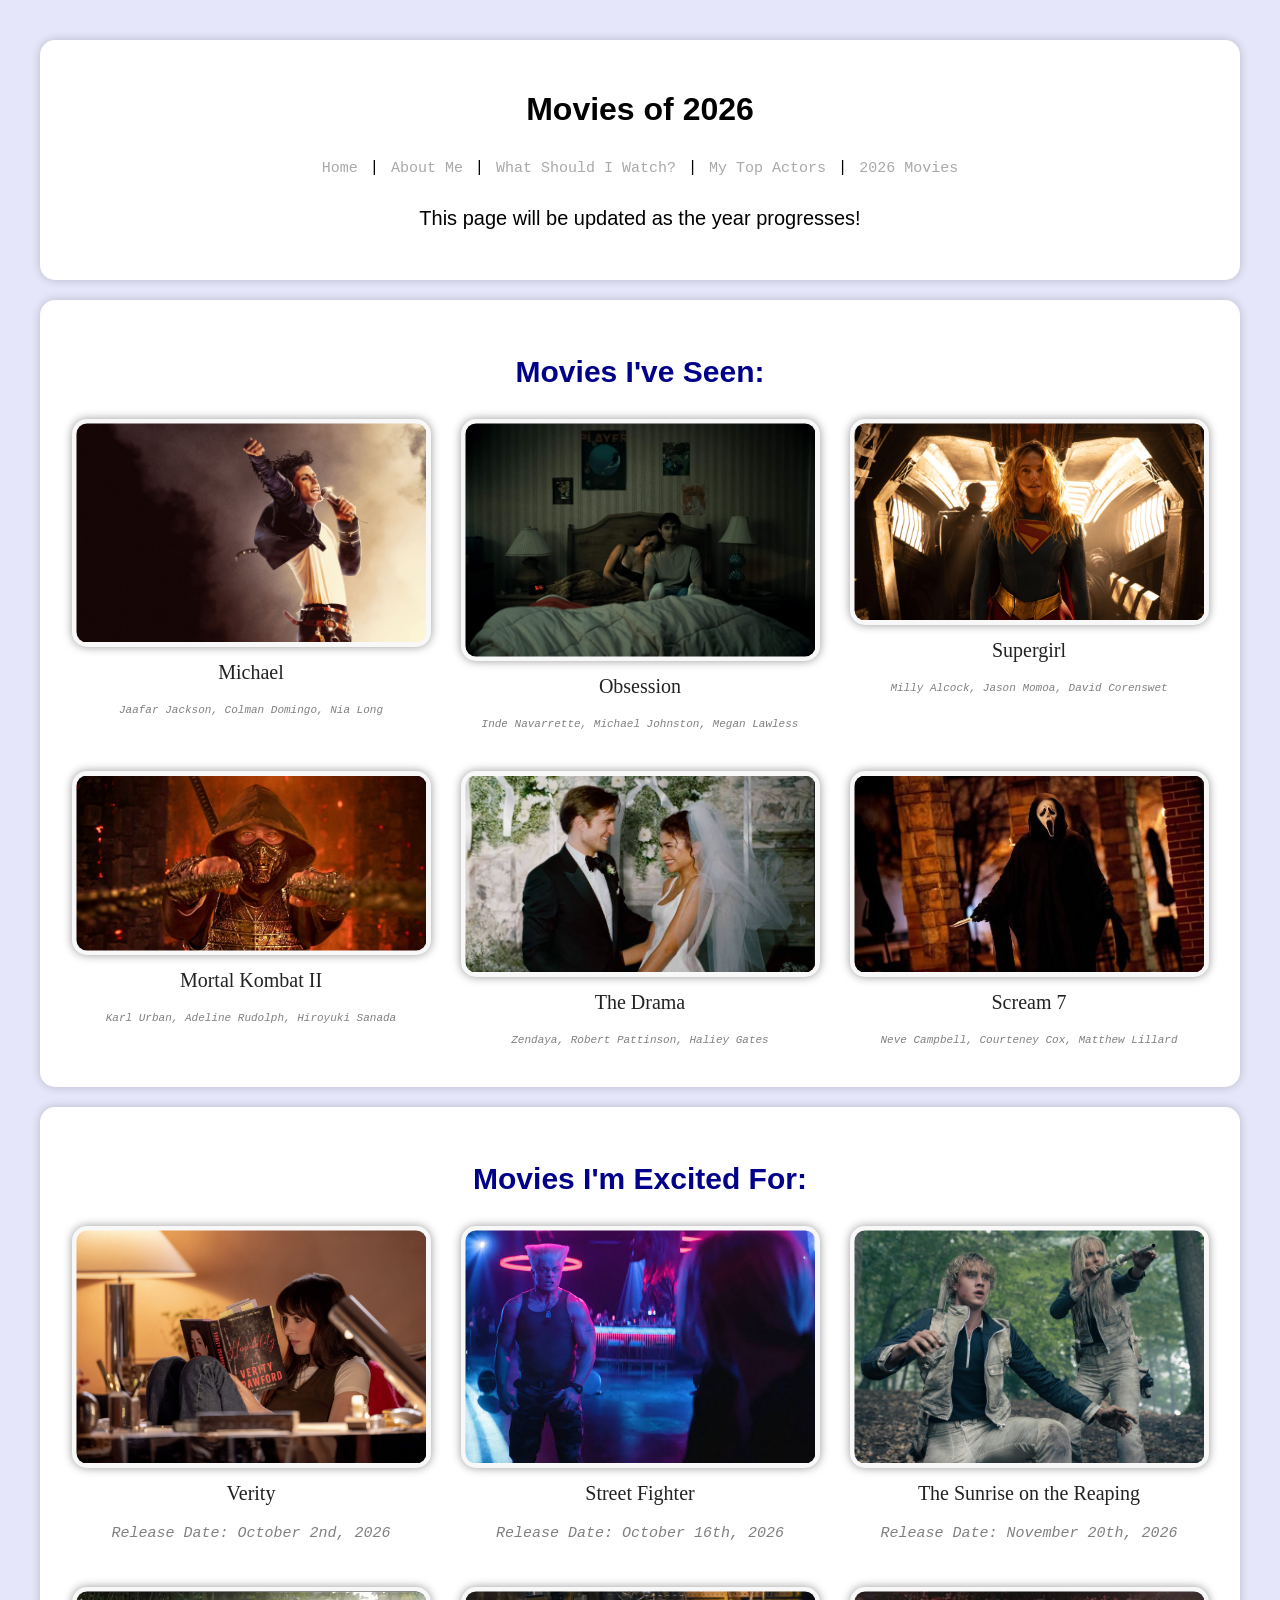
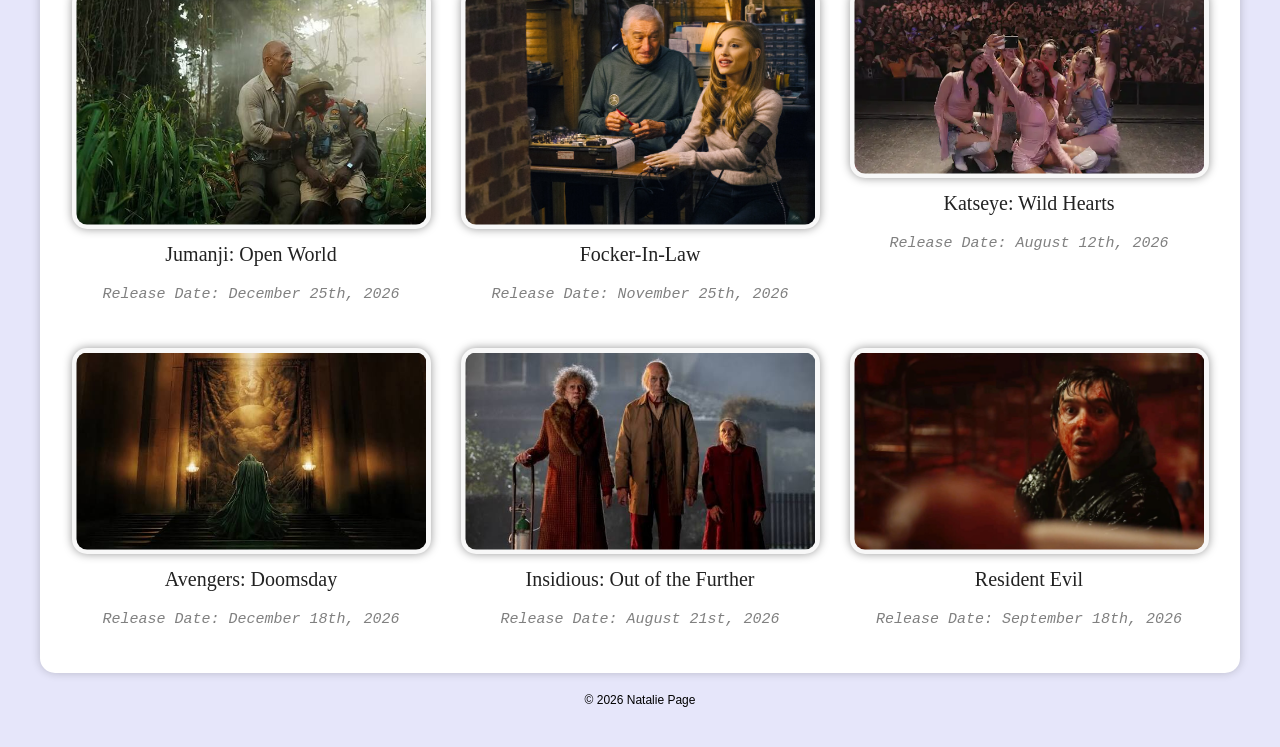
<file: moviesof2026.html>
<!DOCTYPE html>
<html lang="en">
<head>
    <meta charset="UTF-8">
    <meta name="viewport" content="width=device-width, initial-scale=1.0">
    <link rel="stylesheet" href="style.css">
    <link rel="icon" type="image/png" href="images/camera.png">
     <title>Movies of 2026</title>
</head>
<body>
<main class="movie-container">
    <h1>Movies of 2026</h1>

  <nav class="navbar">
            <a href="index.html">Home</a> |
            <a href="about.html">About Me</a> |
            <a href="whattowatch.html">What Should I Watch?</a> |
            <a href="actors.html">My Top Actors </a> |
            <a href="moviesof2026.html">2026 Movies</a>
    </nav>
            <p class="intro">This page will be updated as the year progresses!</p>
    <section>
</main>

  <section class="movies-container">
    <h2 class="title">Movies I've Seen:</h2>
 <div class="movie-grid">

    <div class="movie-card">
        <img src="images/michael4.jpg" alt="Michael movie poster">
        <h3>Michael</h3>
        <p class="movie-text">Jaafar Jackson, Colman Domingo, Nia Long</p>
    </div>

    <div class="movie-card">
        <img src="images/obsession.jpg" alt="Obsession movie poster">
        <h3>Obsession</h3>
        <p class="movie-text">Inde Navarrette, Michael Johnston, Megan Lawless</p>
    </div>

    <div class="movie-card">
        <img src="images/supergirl.jpg" alt="Supergirl movie poster">
        <h3>Supergirl</h3>
        <p class="movie-text">Milly Alcock, Jason Momoa, David Corenswet</p>
    </div>

    <div class="movie-card">
        <img src="images/mortalkombat.jpg" alt="Mortal Kombat movie poster">
        <h3>Mortal Kombat II</h3>
        <p class="movie-text">Karl Urban, Adeline Rudolph, Hiroyuki Sanada</p>
    </div>

    <div class="movie-card">
        <img src="images/drama.jpg" alt="TheDrama movie poster">
        <h3>The Drama</h3>
        <p class="movie-text">Zendaya, Robert Pattinson, Haliey Gates</p>
    </div>

    <div class="movie-card">
        <img src="images/scream7.jpg" alt="Scream 7 movie poster">
        <h3>Scream 7</h3>
        <p class="movie-text">Neve Campbell, Courteney Cox, Matthew Lillard</p>
    </div>

    </div>
    </section> 


    <section class="movies-container">
        <h2 class="title">Movies I'm Excited For:</h2>

     <div class="movie-grid">
   
     <div class="movie-card">
        <img src="images/verity.jpg" alt="Verity movie poster">
        <h3>Verity</h3>
        <p class="release-date">Release Date: October 2nd, 2026</p>
    </div>

    <div class="movie-card">
        <img src="images/streetfighter.jpg" alt="Street Fighter movie poster">
        <h3>Street Fighter</h3>
        <p class="release-date">Release Date: October 16th, 2026</p>
    </div>

    <div class="movie-card">
        <img src="images/sunrise.jpg" alt="The Hunger Games: Sunrise on the Reaping">
        <h3>The Sunrise on the Reaping</h3>
        <p class="release-date">Release Date: November 20th, 2026</p>
    </div>

    <div class="movie-card">
        <img src="images/jumanji2.jpg" alt="Jumanji: Open World">
        <h3>Jumanji: Open World</h3>
        <p class="release-date">Release Date: December 25th, 2026</p>
    </div>

    <div class="movie-card">
        <img src="images/focker.jpg" alt="Foclker-In-Law">
        <h3>Focker-In-Law</h3>
        <p class="release-date">Release Date: November 25th, 2026</p>
    </div>

    <div class="movie-card">
        <img src="images/Katseyewildhearts.jpg" alt="Katseye: Wild Hearts">
        <h3>Katseye: Wild Hearts</h3>
        <p class="release-date">Release Date: August 12th, 2026</p>
    </div>

    <div class="movie-card">
        <img src="images/avengersdoomsday.jpg" alt="Avengers: Doomsday">
        <h3>Avengers: Doomsday</h3>
        <p class="release-date">Release Date: December 18th, 2026</p>
    </div>

    <div class="movie-card">
        <img src="images/Insidiousoutofthefurther.jpg" alt="Insidious: Out of the Further">
        <h3>Insidious: Out of the Further</h3>
        <p class="release-date">Release Date: August 21st, 2026</p>
    </div>

    <div class="movie-card">
        <img src="images/residentevil.jpg" alt="Resident Evil">
        <h3>Resident Evil</h3>
        <p class="release-date">Release Date: September 18th, 2026</p>
    </div>
    </div>

    </section>
    <footer>&copy; 2026 Natalie Page</footer>
    <script src="script.js"></script>
</body>
</html>
</file>
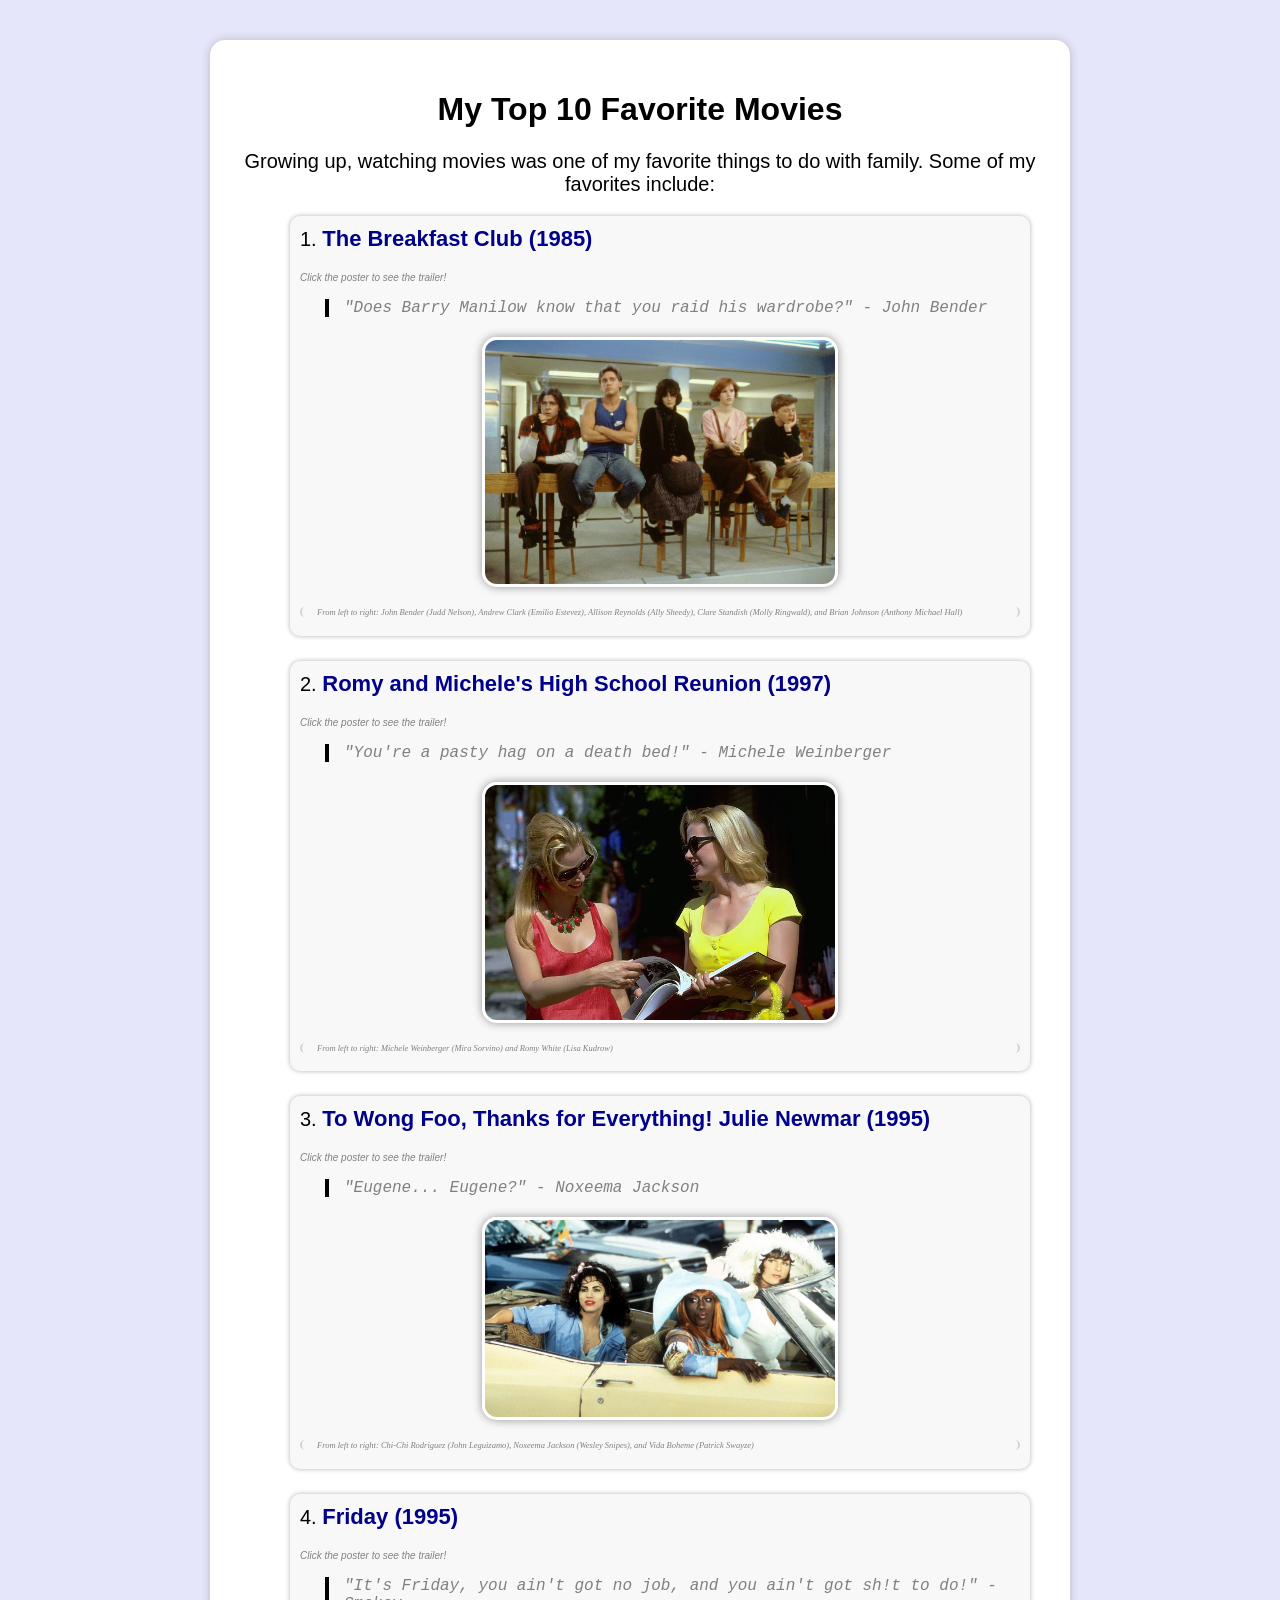
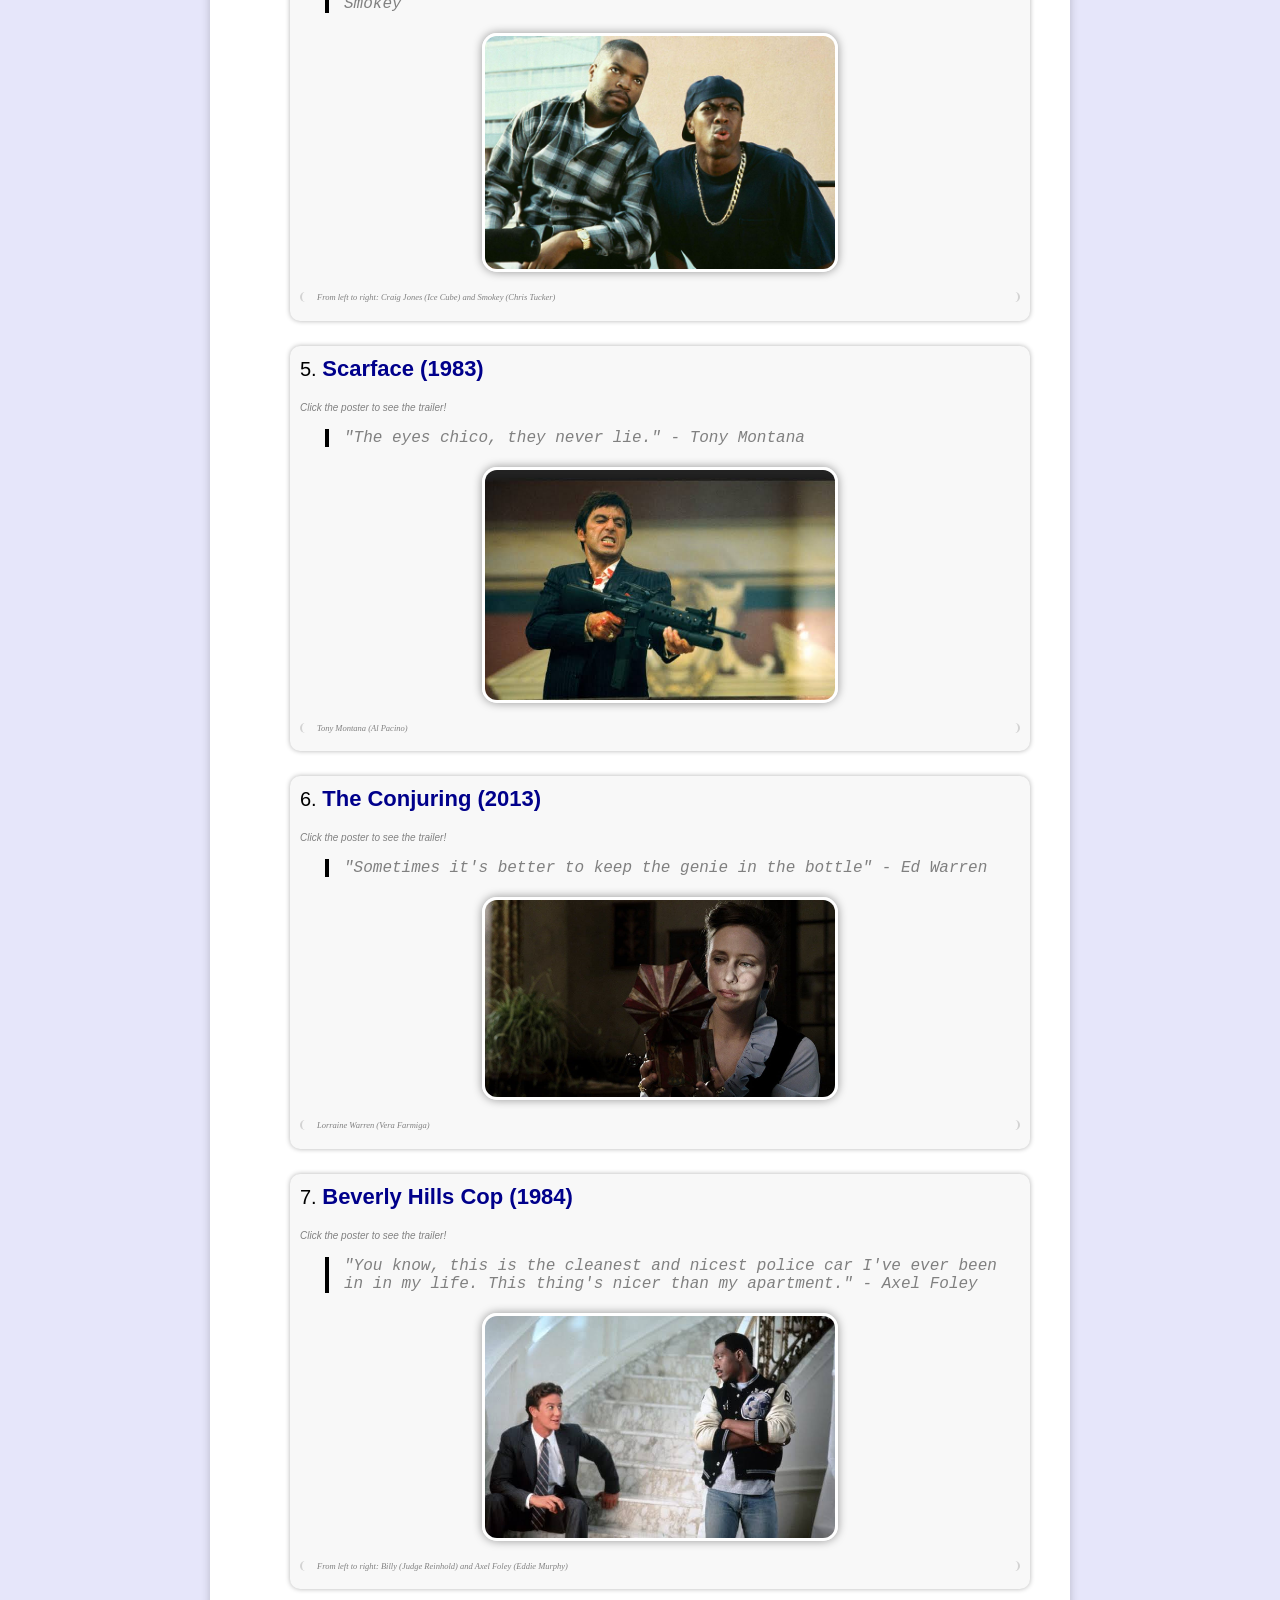
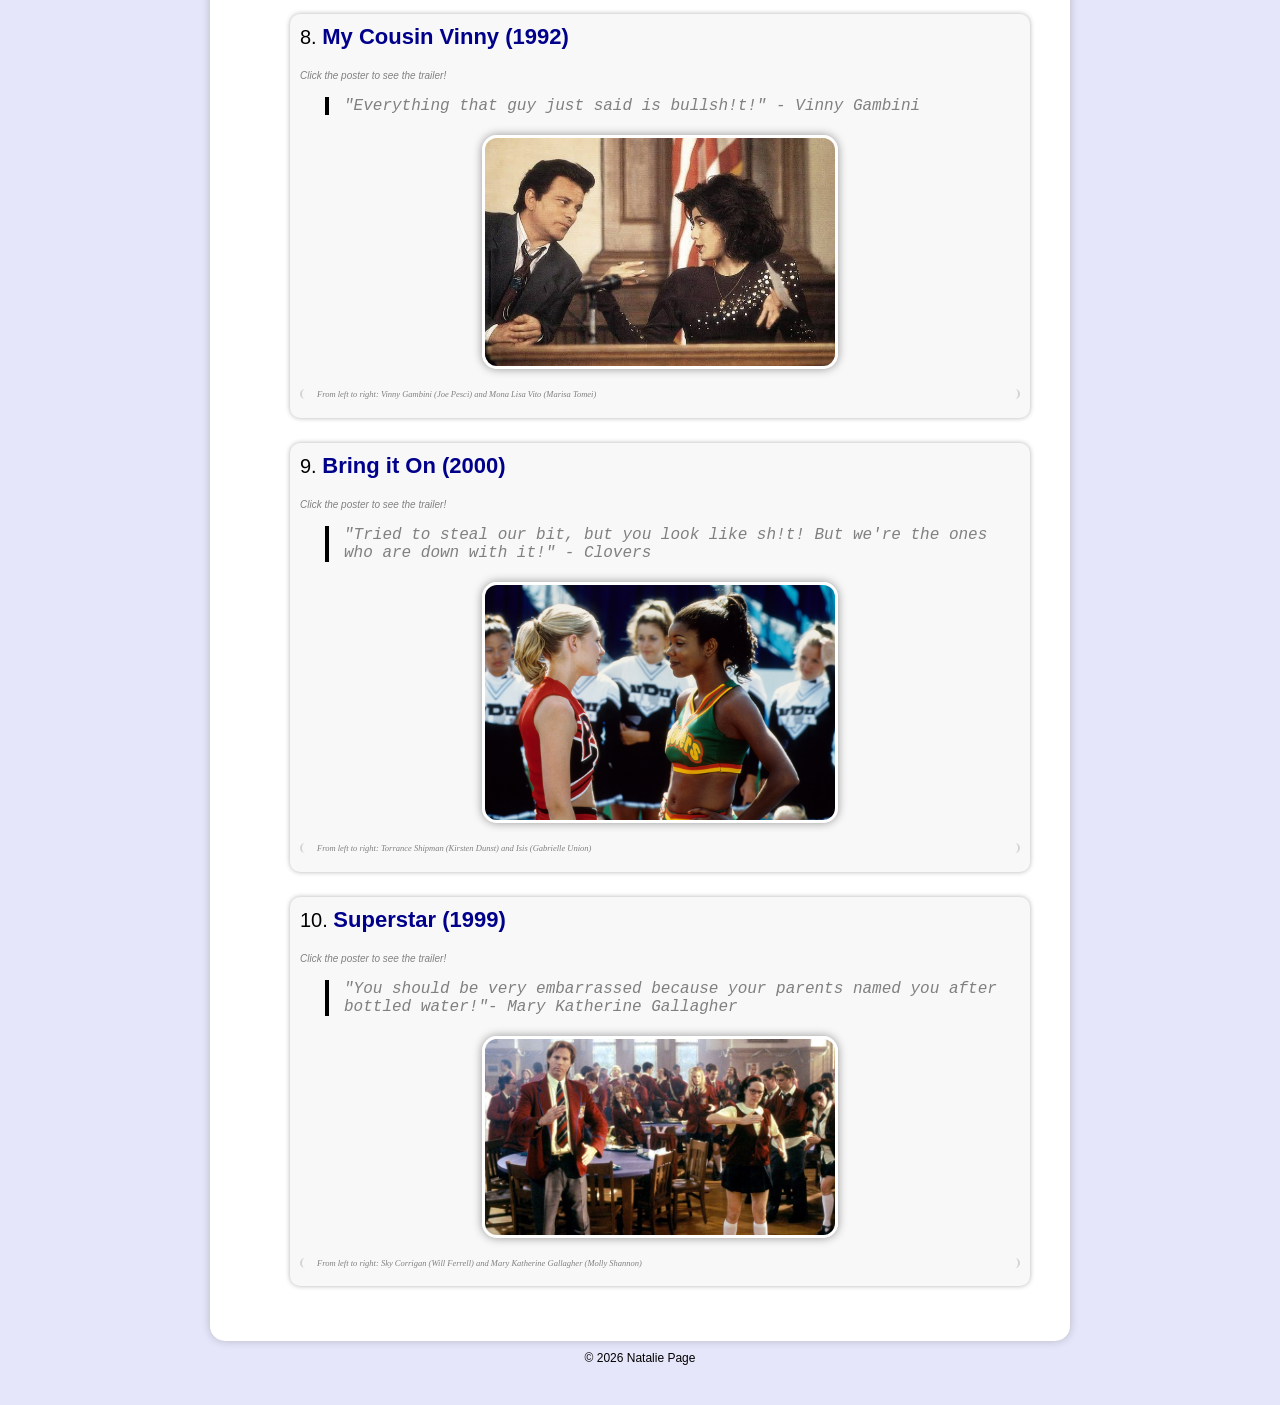
<file: old-index.html>
<!DOCTYPE html>
<html lang="en">
<head>
    <link rel="stylesheet" href="style.css">
    <meta charset="UTF-8">
    <meta name="viewport" content="width=device-width, initial-scale=1.0">
    <title>My Top 10 Favorite Movies</title>
</head>
<body>
    <main class="container">
        <h1>My Top 10 Favorite Movies</h1>
        <p class="intro">Growing up, watching movies was one of my favorite things to do with family. Some of my favorites include:</p>
        <ol>
            <li><a href="https://en.wikipedia.org/wiki/The_Breakfast_Club">
                The Breakfast Club (1985)
            </a>
            <p class="clicktoseetrailer">Click the poster to see the trailer!</p>
            <p class="quote">"Does Barry Manilow know that you raid his wardrobe?" - John Bender</p>
        <a class="poster-link" href="https://www.youtube.com/watch?v=pfhIcgGpWhs" target="_blank">
            <img class="poster" src="images/breakfastclub.jpg" alt="The Breakfast Club movie poster">
            </a>
            <p class="backgroundinfo">From left to right: John Bender (Judd Nelson), Andrew Clark (Emilio Estevez), Allison Reynolds (Ally Sheedy), Clare Standish (Molly Ringwald), and Brian Johnson (Anthony Michael Hall)</p>
        </li>
            <li><a
href="https://en.wikipedia.org/wiki/Romy_and_Michele%27s_High_School_Reunion">
Romy and Michele's High School Reunion (1997)
</a>
<p class="clicktoseetrailer">Click the poster to see the trailer!</p>
<p class="quote">"You're a pasty hag on a death bed!" - Michele Weinberger</p>
        <a class="poster-link" href="https://www.youtube.com/watch?v=iYPnUrREbRg" target="_blank">
            <img class="poster" src="images/randm.jpg" alt="Romy and Michele's High School Reunion movie poster">
        </a>
            <p class="backgroundinfo">From left to right: Michele Weinberger (Mira Sorvino) and Romy White (Lisa Kudrow)</p>
</li>
            <li><a
        href="https://en.wikipedia.org/wiki/To_Wong_Foo,_Thanks_for_Everything!_Julie_Newmar">
        To Wong Foo, Thanks for Everything! Julie Newmar (1995)
    </a>
    <p class="clicktoseetrailer">Click the poster to see the trailer!</p>
    <p class="quote">"Eugene... Eugene?" - Noxeema Jackson</p>
<a class="poster-link" href="https://www.youtube.com/watch?v=VNxirTDuBAc" target="_blank">
    <img class="poster" src="images/wongfoo.jpg" alt="To Wong Foo, Thanks for Everything! Julie Newmar movie poster">
</a>
    <p class="backgroundinfo">From left to right: Chi-Chi Rodriguez (John Leguizamo), Noxeema Jackson (Wesley Snipes), and Vida Boheme (Patrick Swayze)</p>
</li>
            <li><a href="https://en.wikipedia.org/wiki/Friday_(1995_film)">
                Friday (1995)
            </a>
            <p class="clicktoseetrailer">Click the poster to see the trailer!</p>
            <p class="quote">"It's Friday, you ain't got no job, and you ain't got sh!t to do!" - Smokey</p>
<a class="poster-link" href="https://www.youtube.com/watch?v=umvFBoLOOgo" target="_blank">
            <img class="poster" src="images/friday.jpg" alt="Friday movie poster">
            </a>
            <p class="backgroundinfo"> From left to right: Craig Jones (Ice Cube) and Smokey (Chris Tucker)</p>
        </li>
            <li><a href="https://en.wikipedia.org/wiki/Scarface_(1983_film)">
                Scarface (1983)
            </a>
            <p class="clicktoseetrailer">Click the poster to see the trailer!</p>
            <p class="quote">"The eyes chico, they never lie." - Tony Montana</p>
<a class="poster-link" href="https://www.youtube.com/watch?v=7pQQHnqBa2E" target="_blank">
            <img class="poster" src="images/scarface.jpg" alt="Scarface movie poster">
            </a>
            <p class="backgroundinfo">Tony Montana (Al Pacino)</p>
</li>
            <li><a href="https://en.wikipedia.org/wiki/The_Conjuring">
                The Conjuring (2013)
            </a>
            <p class="clicktoseetrailer">Click the poster to see the trailer!</p>
            <p class="quote">"Sometimes it's better to keep the genie in the bottle" - Ed Warren</p>
<a class="poster-link" href="https://www.youtube.com/watch?v=ejMMn0t58Lc" target="_blank">
            <img class="poster" src="images/conjuring.jpg" alt="The Conjuring movie poster">
            </a>
            <p class="backgroundinfo">Lorraine Warren (Vera Farmiga)</p>
        </li>
        <li><a href="https://en.wikipedia.org/wiki/Beverly_Hills_Cop">
            Beverly Hills Cop (1984)
        </a>
        <p class="clicktoseetrailer">Click the poster to see the trailer!</p>
        <p class="quote">"You know, this is the cleanest and nicest police car I've ever been in in my life. This thing's nicer than my apartment." - Axel Foley</p>
<a class="poster-link" href="https://www.youtube.com/watch?v=oc3sPICXZLs" target="_blank">
        <img class="poster" src="images/beverlyhillscop.jpg" alt="Beverly Hills Cop movie poster">
        </a>
        <p class="backgroundinfo">From left to right: Billy (Judge Reinhold) and Axel Foley (Eddie Murphy)</p>
        </li>
        <li><a href="https://en.wikipedia.org/wiki/My_Cousin_Vinny">
            My Cousin Vinny (1992)
        </a>
        <p class="clicktoseetrailer">Click the poster to see the trailer!</p>
        <p class="quote">"Everything that guy just said is bullsh!t!" - Vinny Gambini</p>
        <a class="poster-link" href="https://www.youtube.com/watch?v=hITJLnyH9Fc" target="_blank">
        <img class="poster" src="images/mycousinvinny.jpg" alt="My Cousin Vinny movie poster">
        </a>
        <p class="backgroundinfo">From left to right: Vinny Gambini (Joe Pesci) and Mona Lisa Vito (Marisa Tomei)</p>
        </li>
        <li><a href="https://en.wikipedia.org/wiki/Bring_It_On_(film)">
            Bring it On (2000)
        </a>
        <P class="clicktoseetrailer">Click the poster to see the trailer!</p>
        <p class="quote">"Tried to steal our bit, but you look like sh!t! But we're the ones who are down with it!" - Clovers</p>
        <a class="poster-link" href="https://www.youtube.com/watch?v=Pg0UYb8U2Dg" target="_blank">
        <img class="poster" src="images/bringiton.jpg" alt="Bring It On movie poster">
        </a>
        <p class="backgroundinfo">From left to right: Torrance Shipman (Kirsten Dunst) and Isis (Gabrielle Union)</p>
        </li>
        <li><a href="https://en.wikipedia.org/wiki/Superstar_(1999_film)">
            Superstar (1999)
        </a>
        <p class="clicktoseetrailer">Click the poster to see the trailer!</p>
            <p class="quote">"You should be very embarrassed because your parents named you after bottled water!"- Mary Katherine Gallagher</p>
            <a class="poster-link" href="https://www.youtube.com/watch?v=lW85KbKYwYs" target="_blank">
            <img class="poster" src="images/superstar.jpg" alt="Superstar movie poster">
            </a>
            <p class="backgroundinfo">From left to right: Sky Corrigan (Will Ferrell) and Mary Katherine Gallagher (Molly Shannon)</p>
        </li>
        </ol>
    </main>
    <footer>&copy; 2026 Natalie Page</footer>
</body>
</html>
</file>
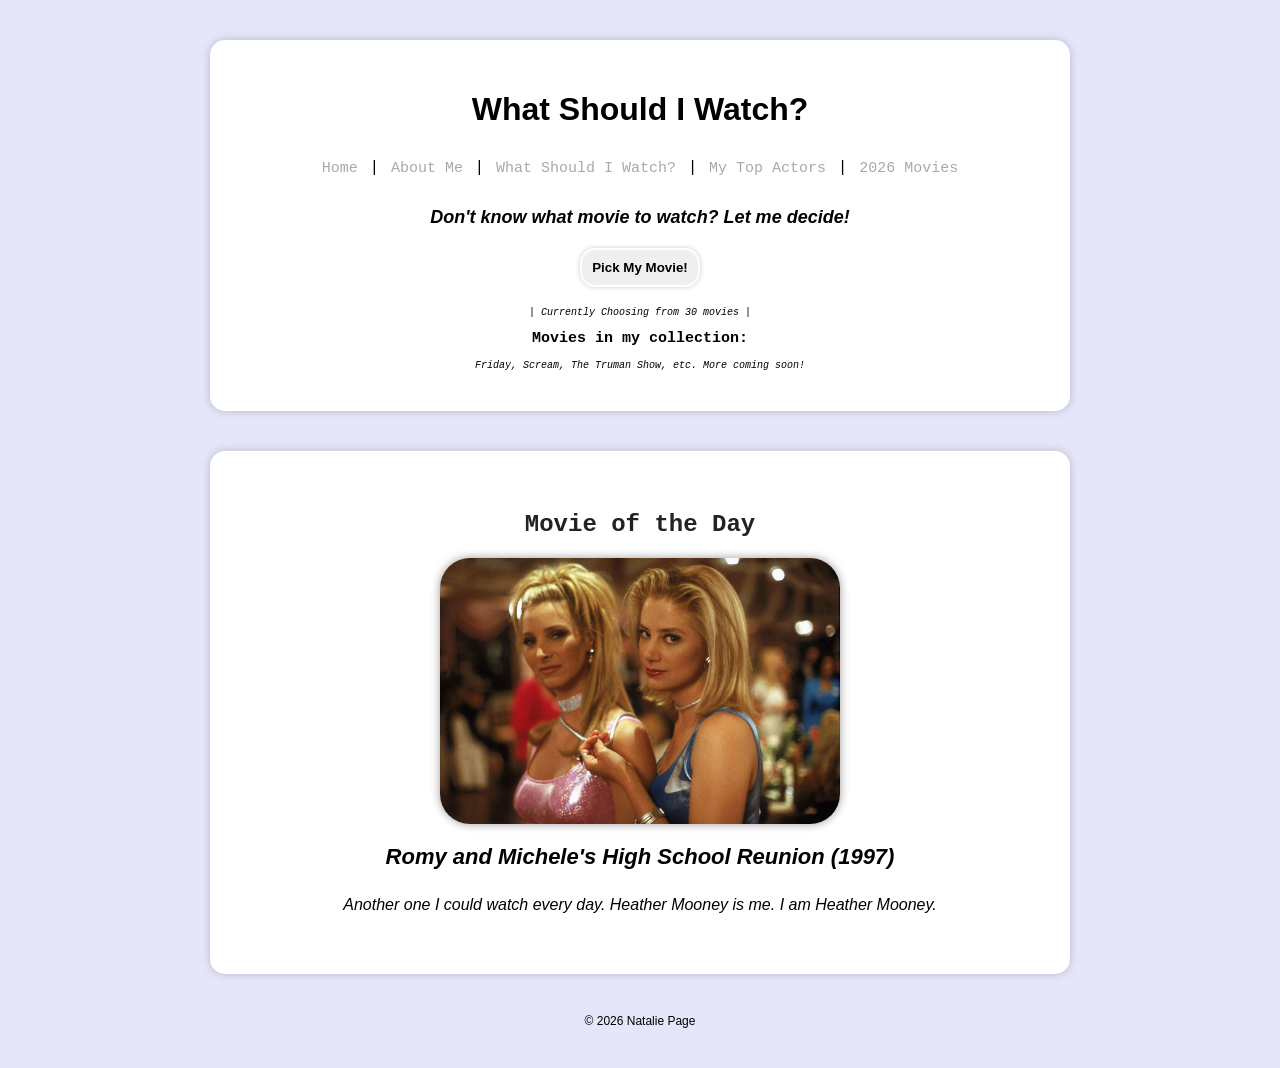
<file: whattowatch.html>
<!DOCTYPE html>
<html lang="eng">
<head>
    <meta charset="UTF-8">
    <meta name="viewport" content="width=device-width, initial-scale=1.0">
    <link rel="stylesheet" href="style.css">
    <link rel="icon" type="image/png" href="images/camera.png">
    <title>What Should I Watch?</title>
</head>
    <body>
    <main class="container">
        <h1>What Should I Watch?</h1>

          <nav class="navbar">
            <a href="index.html">Home</a> |
            <a href="about.html">About Me</a> |
            <a href="whattowatch.html">What Should I Watch?</a> |
            <a href="actors.html">My Top Actors</a> |
            <a href="moviesof2026.html">2026 Movies</a>
    </nav>
    <p class="moviequestion">
        Don't know what movie to watch? Let me decide!</p>

        
    <button id="movieButton">
        Pick My Movie!
    </button>

    <p id="loadingMessage" class="loadingText"></p>

<p id="movieResult" class="movieResultText"></p>

<img id="moviePoster" class="movie-poster" alt="Movie poster for recommened movie">

<p class="choosingMovie">| Currently Choosing from 30 movies | </p>

<section class="collection">
    <h2> Movies in my collection:</h2>
   <p>Friday, Scream, The Truman Show, etc. More coming soon!
   </p>
</section>
</main>

<section class="movieOfDay">
    <h2 class="movieDayText">Movie of the Day</h2>

    <img id="dailyPoster" class="movie-poster" alt="Movie of the Day poster" style="display:none;">
    <p id="dailyMovie"></p>
    <p id="dailyThoughts"></p>
</section>

<footer>&copy; 2026 Natalie Page</footer>
<script src="script.js"></script>
</body>
</html>
</file>
<file: style.css>
/* My Favorite Movies Website
Things I learned:
container = creates a box around the content
.quote = styles my movie quotes
.poster = styles my movie images
a:hover = chnages links when hovered over
transform = changes the size of the link/image when hovered over
*/
body{
    background-color: lavender;
    font-family: Arial, sans-serif;
    margin: 40px;
}
h1{
    text-align: center;
    color:black;
    font-weight:bolder
}
p{
    font-size: 18px;
    font-style: italic;

}
.intro{
    font-family:'Segoe UI', Tahoma, Geneva, Verdana, sans-serif;
    font-size: 20px;
    font-style: normal;
    font-weight: lighter;
    text-align: center;
}
li{
    font-size: 20px;
    margin: 10px;
    margin-bottom: 25px;
    padding: 10px;
    background-color: #f8f8f8;
    border-radius: 10px;
    box-shadow: 0px 0px 5px rgba(0, 0, 0, 0.3);
    transition: transform 0.3s ease, box-shadow 0.3s ease;
}
li:hover{
    transform: translateY(-5px);
    box-shadow: 0px 5px 15px rgba(0,0,0,0.3);
}
a{
    color: darkblue;
    font-size: 22px;
    font-weight: bold;
    text-decoration: none;
    display: inline-block;
    transition: transform 0.2s ease, color 0.2s ease;
    margin-bottom: 10px;
}
a:hover{
    transform: scale(1.08);
    color: purple;
}
.container{
    background-color: white;
    padding:30px;
    max-width: 800px;
    margin: auto;
    border-radius: 15px;
    box-shadow: 0px 0px 10px rgba(0, 0, 0, 0.2);
}
footer{
    margin: 10px;
    font-size: 12px;
    font-weight:lighter;
   text-align: center;
}
.quote{
    font-size: 16px;
    font-style: italic;
    color: gray;
    margin-left: 25px;
    border-left: 4px solid black;
    padding-left: 15px;
    font-family: 'Courier New', Courier, monospace;
    font-weight:lighter;
}
.poster{
    width: 350px;
    display: block;
    margin: 20px auto;
    border-radius: 15px;
    border-style:solid;
    border-color: white;
    box-shadow: 0px 0px 10px rgba(0, 0, 0, 0.4);
    transition: transform 0.3s ease;
    cursor: pointer;
    animation: fadeIn 0.8s ease;

}
@keyframes fadeIn {
    from { opacity: 0; }
    to { opacity: 1; }

    

}
.poster:hover{
    transform: scale(1.08) translateY(-5px);
   
}
.poster-link{
    display:block;
    text-align:center;
}

.backgroundinfo{
    font-size: 8.5px;
    font-style:oblique;
    color: gray;
    font-family:Georgia, 'Times New Roman', Times, serif;
    font-weight: lighter;
    padding-left: 15px;
    border-left: 2px solid lightgray;
    border-right: 2px solid lightgray;
    border-radius: 5px;
}

.backgroundinfo:hover{
    background-color: lightblue;
    transition: background-color 0.3s ease;
}
ol{
    list-style-position: inside;
}

.clicktoseetrailer{
    font-size: 10px;
    font-style: italic;
    color: gray;
    text-decoration:double;
    font-family:'Segoe UI', Tahoma, Geneva, Verdana, sans-serif;
    font-weight:lighter;
    cursor: pointer;
}
.rating{
    text-align: center;
    font-family:'Segoe UI', Tahoma, Geneva, Verdana, sans-serif;
    font-size: 15px;
    transition: transform 0.2s ease, color 0.2s ease;
    border-left: 2px solid lightgray;
    border-right: 2px solid lightgray;
    animation: fadeIn 0.8s ease;

}

.rating:hover{
    transform: translateY(-1px);
    transform: scale(1.08);
    color: purple;
}

.star{
    cursor: pointer;
    font-size: 20px;
    color: gray;
    transition: color 0.2s ease;
}

.star:hover{
    color: gold;
    transform: scale(1.2);
}

.actor-link{
    font-size: 8.5px;
    font-weight: bold;
    color: darkblue;
    text-decoration:none;
}

.actor-link:hover{
    text-decoration: underline;
    color: purple;
}

.abttext{
    font-size: 25px;
    font-weight: lighter;
    font-family: system-ui, -apple-system, BlinkMacSystemFont, 'Segoe UI', Roboto, Oxygen, Ubuntu, Cantarell, 'Open Sans', 'Helvetica Neue', sans-serif;
    text-align: center;
    color: darkblue;
    background-color: #f8f8f8;
    padding: 20px;
    border-radius: 10px;
    box-shadow: 0px 0px 5px rgba(0, 0, 0, 0.2);
    line-height: 1.6;
    transition: transform 0.3s ease, box-shadow 0.3s ease;
}
.abttext:hover{
    transform: translateY(-5px);
}
.extraInfo{
    font-weight: lighter;
    text-align: center;
    font-size: 25px;
    font-family: system-ui, -apple-system, BlinkMacSystemFont, 'Segoe UI', Roboto, Oxygen, Ubuntu, Cantarell, 'Open Sans', 'Helvetica Neue', sans-serif;
    color: darkblue;
    background-color: #f8f8f8;
    padding: 20px;
    border-radius: 10px;
    box-shadow: 0px 0px 5px rgba(0, 0, 0, 0.2);
    line-height: 1.6;
    transition: transform 0.3s ease, box-shadow 0.3s ease;

}

.extraInfo:hover{
    transform: translateY(-5px);
}



.navbar{
    text-align: center;
    margin-bottom: 20px;
}

.navbar a{
    font-size: 15px;
    margin: 10px;
    color:darkgray;
    text-decoration: none;
    font-family: 'Courier New', Courier, monospace;
    font-weight:lighter;
}

.navbar a:hover{
    color:purple;
}

h2{
    text-align:center;
    color: darkblue;
}

.learning-list li{
    background-color: transparent;
    box-shadow: none;
    padding: 5px;
    margin: 5px;
    border-radius: 0;
}

.moviequestion{
    animation: fadeIn 0.8s ease;
    text-align: center;
    font-weight: bold;
    font-family: 'Lucida Sans', 'Lucida Sans Regular', 'Lucida Grande', 'Lucida Sans Unicode', Geneva, Verdana, sans-serif;
}

#movieButton{
    display: block;
    margin: 20px auto;
    border-radius: 15px;
    border-style:solid;
    border-color: white;
    padding: 10px;
    font-family: Verdana, Geneva, Tahoma, sans-serif;
    font-weight: bold;
    box-shadow: 0px 0px 5px rgba(0, 0, 0, 0.2);
    transition: transform 0.3s ease, box-shadow 0.3s ease;
}
#movieButton:hover{
    transform: translateY(-5px);
    color:purple;

}

#moiveButton:active{
    transform: scale(0.95);
}

.loadingText{
    text-align: center;
    font-family: 'Courier New', Courier, monospace;
    border-right: 2px solid lightgray;
    border-left: 2px solid lightgray;
}

.movieResultText{
    text-align: center;
    color: purple;
    border-right: 2px solid lightgray;
    border-left: 2px solid lightgray;
}
.fadeIn{
    animation: fadeIn 0.8s ease;
    
}

@keyframes fadeIn {
    from { opacity: 0; }
    to { opacity: 1; }
}

.choosingMovie{
    text-align: center;
    font-size: 10px;
    font-family: 'Courier New', Courier, monospace;
}

.collection{
    text-align: center;
    font-size: 10px;
    font-family: 'Courier New', Courier, monospace;
    color: black;
}

.collection h2{
    color: black
}


.collection p{
    color: black;
    font-size: 10px;
}

@media (max-width: 600px){
    body {
        padding: 10px;

    }
    h1 {
    font-size: 32px;
    
}
#movieButton{
    width: 90%;
    }
.movieResultText {
    width: 90%px;
    }

img{
    max-width: 100%;
    height: auto;
}
}

.honorableMentions{
    text-align: center;
    background-color: white;
    padding:5px;
    max-width: 800px;
    margin: 30px auto;
    border-radius: 20px;
    box-shadow: 0px 0px 5px rgba(0, 0, 0, 0.2);
    
}

.honorableMentions li{
    background: none;
    border: none;
    box-shadow: none;
    padding: 0;
    font-family: 'Courier New', Courier, monospace;
}

.honorableMentions h2{
    color: black;
}

.honorableMentions a{
    color: black;
    text-decoration: none;
    font-size: inherit;
    font-weight: lighter;
    display: inline;
    margin-bottom: 0;
}
.bottom-nav{
    text-align: center;
    margin-bottom: 20px;
}

.bottom-nav a{
    font-size: 15px;
    margin: 10px;
    color:black;
    text-decoration: none;
    font-family: 'Courier New', Courier, monospace;
    font-weight:lighter;
}

.skip-container{
    text-align: center;
}

.skip-link{
    color:black;
    font-family:'Segoe UI', Tahoma, Geneva, Verdana, sans-serif;
    font-size:14px;
    font-weight: lighter;
    font-style: italic;
    text-decoration: underline;
}

.actor-card:nth-child(even){
    background-color: #FFFFFF;
    border-radius: 50px;
    transition: transform 0.3s ease;
    animation: fadeIn 0.8s ease;

}

.actor-card:nth-child(odd){
    background-color: #f5f5f5;
    border-radius: 50px;
    transition: transform 0.3s ease;
    animation: fadeIn 0.8s ease;
}


.actor-card{
    padding: 40px;
    margin: 20px;
    text-align: center;
    border-bottom: 2px solid #ddd;
    box-shadow: 0px 0px 5px rgba(0, 0, 0, 0.2);
}

.actor-card:hover{
    transition: transform 0.3s ease, box-shadow 0.3s ease;
    transform: scale(1.03);
}

.actor-image{
    width: 250px;
    max-width: 100%;
    height: 300px;
    object-fit: cover;
    border-radius: 30px;
    border-style:solid;
    border-color: white;
    box-shadow: 0px 0px 5px rgba(0, 0, 0, 0.2);
}

.actor-name{
    font-size: 32px;
    font-family: 'Courier New', Courier, monospace;
    font-weight: lighter;
    color: #222;
    margin-bottom: 15px;
}

.actor-info{
    font-size: 15px;
    line-height: 1.6;
    font-family:'Courier New', Courier, monospace
}

.intro-text{
    font-style: italic;
    color: #666;
    text-align: center;
    font-size: 15px;
}

.actorspage-text{
    text-align: center;
    font-family:Verdana, Geneva, Tahoma, sans-serif;
    font-size: 15px;
    color: gray;
}

.myfavactors{
    font-size: 30px;
    font-family: Georgia, 'Times New Roman', Times, serif;
    color:#222;
    font-weight: lighter;
}

.actorbackground{
    font-size: 10px;
}

.movie-poster{
    width: 400px;
    max-width: 100%;
    border-color: white;
    box-shadow: 0px 0px 10px rgba(0, 0, 0, 0.4);
    border-radius: 30px;
    height:auto;
    margin: 20px auto;
    display: none;
}

@media (max-width: 600px){
    .actor-card{
        padding: 20px;
        margin: 10px;
    }

    .actor-name{
        font-size: 26px;
    }
}

.movieOfDay{
    background-color: white;
    border-radius: 15px;
    padding: 40px;
    max-width: 780px;
    margin: 40px auto;
    text-align: center;
    box-shadow: 0px 0px 10px rgba(0,0,0,0.2);
}

.movieDayText{
    color: #222;
    font-family: 'Courier New', Courier, monospace;
}

#dailyMovie{
    font-size: 22px;
    font-weight: bold;
    margin-top: 15px;
}

#dailyThoughts{
    font-size: 16px;
    line-height: 1.6;
    margin-top: 10px;
    font-style: italic;
}

.movie-card img{
    width: 350px;
    height: auto;
    background-color: #f8f8f8;
    padding: 4.5px;
    border-radius: 15px;
    box-shadow: 0px 0px 10px rgba(0,0,0,0.4);
    transition: transform 0.3s ease;
    animation: fadeIn 0.8s ease;
}

.movie-card img:hover{
    transform: scale(1.05);
}

.movie-grid{
    display: flex;
    gap: 30px;
    flex-wrap: wrap;
    justify-content: center;
}

.movie-card h3{
    text-align: center;
    margin-top: 10px;
    font-size: 20px;
    color: #222;
    font-family:Georgia, 'Times New Roman', Times, serif;
    font-weight:normal;
}

.movie-container{
    background-color: white;
    padding:30px;
    max-width: 1300px;
    margin: auto;
    border-radius: 15px;
    box-shadow: 0px 0px 10px rgba(0, 0, 0, 0.2);
}

.movies-container{
    background-color: white;
    padding:30px;
    max-width: 1300px;
    margin: 20px auto;
    border-radius: 15px;
    box-shadow: 0px 0px 10px rgba(0, 0, 0, 0.2);
}

.release-date{
    text-align: center;
    font-family: 'Courier New', Courier, monospace;
    font-size: 15px;
    font-weight: lighter;
    color: gray;
}

.title{
    text-align: center;
    margin-bottom: 30px;
    font-size: 30px;
    font-weight:bold;
    color: darkblue;
}

.movie-text{
    text-align: center;
    font-family: 'Courier New', Courier, monospace;
    font-size: 11px;
    color: gray;
    font-weight: lighter;
}
</file>
